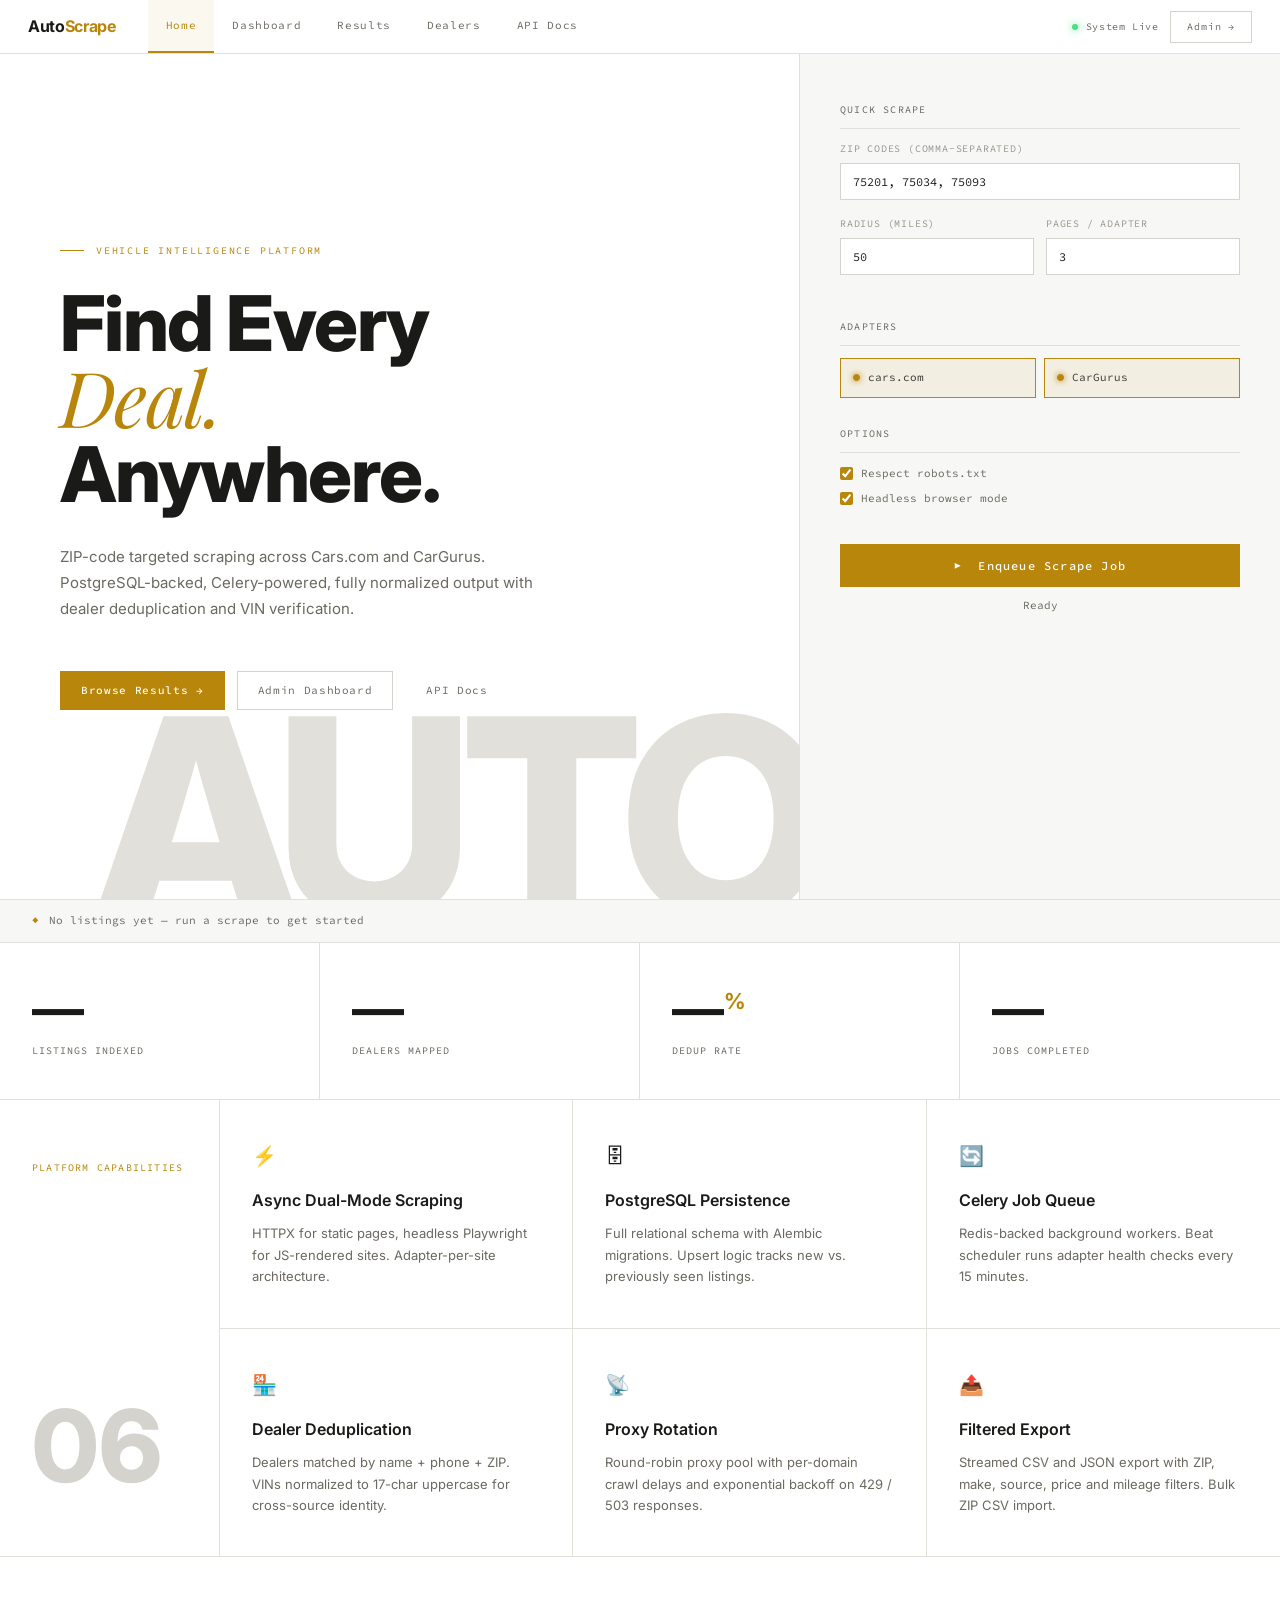
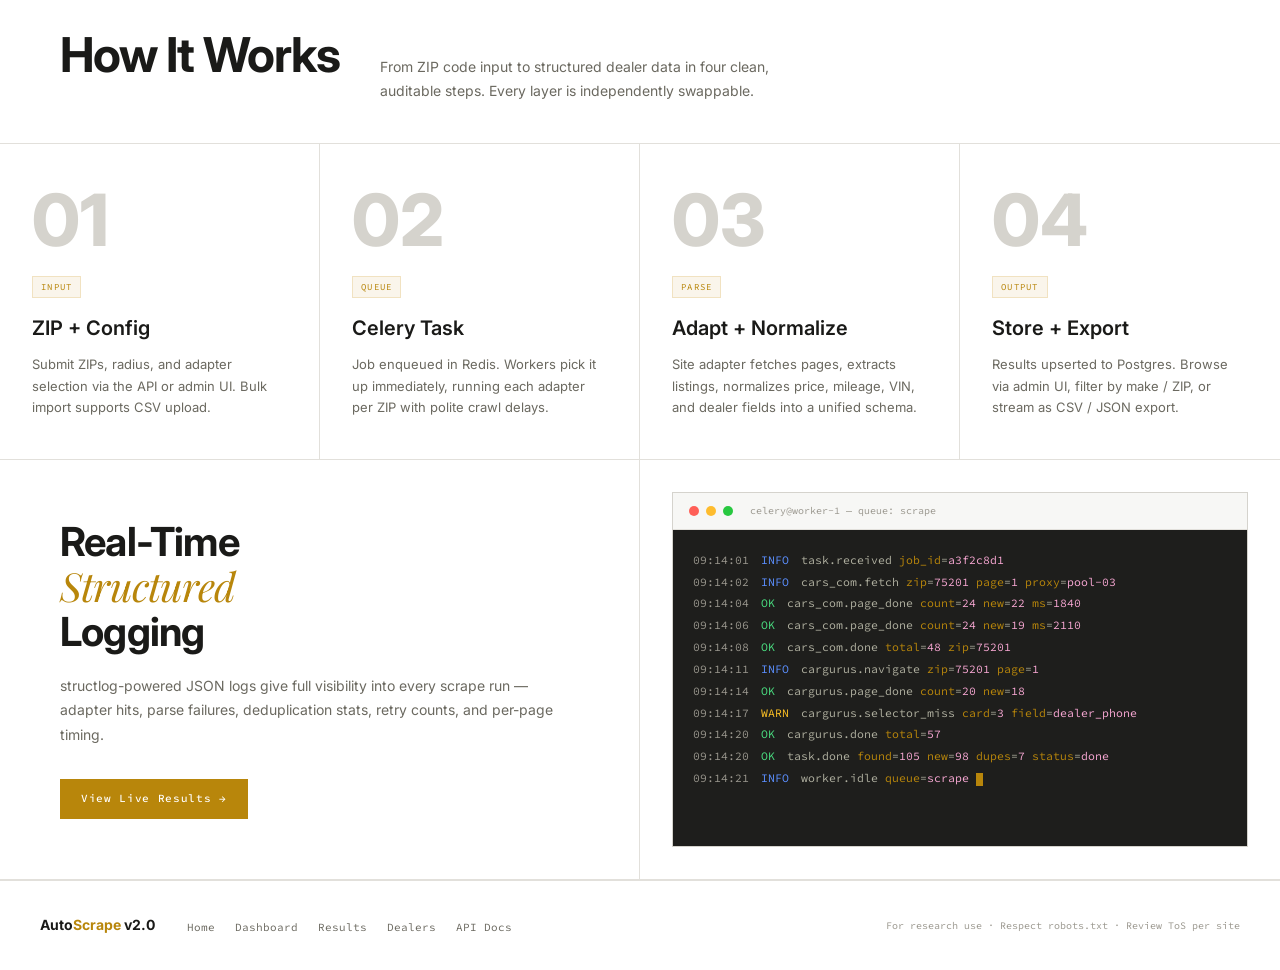
<file: index.html>
<!DOCTYPE html>
<html lang="en">
<head>
<meta charset="UTF-8"/><meta name="viewport" content="width=device-width,initial-scale=1"/>
<title>AutoScrape — Vehicle Intelligence Platform</title>
<link rel="stylesheet" href="_shared.css"/>
<style>
/* ── HERO ── */
.hero {
  min-height: calc(100vh - var(--nav-h));
  display: grid;
  grid-template-columns: 1fr 480px;
  border-bottom: 1px solid var(--border);
}
.hero-left {
  padding: 80px 60px;
  display: flex;
  flex-direction: column;
  justify-content: center;
  border-right: 1px solid var(--border);
  position: relative;
  overflow: hidden;
}
.hero-bg-text {
  position: absolute;
  bottom: -60px; right: -20px;
  font-family: var(--font-display);
  font-size: 280px;
  font-weight: 800;
  color: var(--border);
  line-height: 1;
  pointer-events: none;
  user-select: none;
  letter-spacing: -0.04em;
}
.hero-label {
  font-family: var(--font-mono);
  font-size: 10px;
  letter-spacing: 0.18em;
  text-transform: uppercase;
  color: var(--accent);
  margin-bottom: 28px;
  display: flex;
  align-items: center;
  gap: 12px;
}
.hero-label::before { content:''; width:24px; height:1px; background:var(--accent); }
.hero-h1 {
  font-family: var(--font-display);
  font-size: clamp(52px, 6vw, 88px);
  font-weight: 800;
  line-height: 0.96;
  letter-spacing: -0.02em;
  color: var(--text);
  margin-bottom: 32px;
}
.hero-h1 em {
  font-style: italic;
  font-family: var(--font-serif);
  font-weight: 300;
  color: var(--accent);
}
.hero-p {
  font-size: 15px;
  line-height: 1.75;
  color: var(--dim);
  max-width: 480px;
  margin-bottom: 48px;
}
.hero-actions { display:flex; gap:12px; flex-wrap:wrap; }
.hero-right {
  background: var(--bg2);
  display: flex;
  flex-direction: column;
  padding: 48px 40px;
  overflow-y: auto;
}
.form-section { margin-bottom: 28px; }
.form-title {
  font-family: var(--font-mono);
  font-size: 10px;
  letter-spacing: 0.12em;
  text-transform: uppercase;
  color: var(--dim);
  margin-bottom: 12px;
  padding-bottom: 10px;
  border-bottom: 1px solid var(--border);
}
.form-group { margin-bottom: 16px; }
.form-label {
  font-family: var(--font-mono);
  font-size: 10px;
  letter-spacing: 0.08em;
  text-transform: uppercase;
  color: var(--muted);
  display: block;
  margin-bottom: 6px;
}
.form-row { display:grid; grid-template-columns:1fr 1fr; gap:12px; }
.adapter-grid { display:grid; grid-template-columns:1fr 1fr; gap:8px; }
.adapter-chip {
  display: flex;
  align-items: center;
  gap: 8px;
  padding: 10px 12px;
  border: 1px solid var(--border2);
  cursor: pointer;
  transition: all var(--transition);
  background: var(--bg);
  user-select: none;
}
.adapter-chip:hover { border-color: var(--muted); }
.adapter-chip.on { border-color: var(--accent); background: var(--accent-dim); }
.adapter-chip-dot { width:7px; height:7px; border-radius:50%; border:1px solid var(--muted); transition:all var(--transition); flex-shrink:0; }
.adapter-chip.on .adapter-chip-dot { background:var(--accent); border-color:var(--accent); box-shadow:0 0 6px var(--accent); }
.adapter-chip-name { font-family:var(--font-mono); font-size:11px; color:var(--text2); }
.run-btn {
  width: 100%;
  padding: 14px;
  background: var(--accent);
  color: var(--bg);
  border: none;
  font-family: var(--font-mono);
  font-size: 12px;
  letter-spacing: 0.1em;
  font-weight: 500;
  cursor: pointer;
  transition: all var(--transition);
  margin-top: 8px;
  display: flex;
  align-items: center;
  justify-content: center;
  gap: 8px;
}
.run-btn:hover { background: #a07a0a; }
.run-btn:disabled { background: var(--muted); cursor: not-allowed; }
.run-status {
  font-family: var(--font-mono);
  font-size: 11px;
  color: var(--dim);
  text-align: center;
  margin-top: 10px;
  min-height: 20px;
  transition: color var(--transition);
}

/* ── TICKER ── */
.ticker {
  border-bottom: 1px solid var(--border);
  overflow: hidden;
  background: var(--bg2);
  padding: 12px 0;
}
.ticker-inner { display:flex; animation: scroll-left 40s linear infinite; white-space:nowrap; }
.ticker-item {
  font-family: var(--font-mono);
  font-size: 11px;
  color: var(--dim);
  padding: 0 32px;
  display: inline-flex;
  align-items: center;
  gap: 10px;
  flex-shrink: 0;
}
.ticker-sep { color:var(--accent); }
@keyframes scroll-left { 0%{transform:translateX(0)} 100%{transform:translateX(-50%)} }

/* ── KPI STRIP ── */
.kpi-strip {
  display: grid;
  grid-template-columns: repeat(4, 1fr);
  border-bottom: 1px solid var(--border);
}
.kpi-cell {
  padding: 40px 32px;
  border-right: 1px solid var(--border);
  position: relative;
}
.kpi-cell:last-child { border-right: none; }
.kpi-num {
  font-family: var(--font-display);
  font-size: 52px;
  font-weight: 700;
  line-height: 1;
  color: var(--text);
  margin-bottom: 8px;
}
.kpi-num sup { font-size: 22px; color: var(--accent); vertical-align: super; }
.kpi-label { font-family:var(--font-mono); font-size:10px; letter-spacing:0.1em; text-transform:uppercase; color:var(--dim); }

/* ── FEATURE BAND ── */
.feat-band {
  display: grid;
  grid-template-columns: 220px 1fr;
  border-bottom: 1px solid var(--border);
}
.feat-side {
  padding: 60px 32px;
  border-right: 1px solid var(--border);
  display: flex;
  flex-direction: column;
  justify-content: space-between;
}
.feat-side-label {
  font-family: var(--font-mono);
  font-size: 10px;
  letter-spacing: 0.12em;
  text-transform: uppercase;
  color: var(--accent);
}
.feat-side-num {
  font-family: var(--font-display);
  font-size: 100px;
  font-weight: 800;
  color: var(--border2);
  line-height: 1;
}
.feat-grid {
  display: grid;
  grid-template-columns: repeat(3, 1fr);
  grid-template-rows: auto auto;
}
.feat-cell {
  padding: 40px 32px;
  border-right: 1px solid var(--border);
  border-bottom: 1px solid var(--border);
  transition: background var(--transition);
  position: relative;
  overflow: hidden;
}
.feat-cell:nth-child(3n) { border-right: none; }
.feat-cell:nth-child(n+4) { border-bottom: none; }
.feat-cell:hover { background: var(--bg2); }
.feat-cell::after {
  content: '';
  position: absolute;
  bottom: 0; left: 0;
  width: 0;
  height: 1px;
  background: var(--accent);
  transition: width 0.4s ease;
}
.feat-cell:hover::after { width: 100%; }
.feat-icon { font-size: 20px; margin-bottom: 16px; display:block; }
.feat-name {
  font-family: var(--font-display);
  font-size: 16px;
  font-weight: 600;
  color: var(--text);
  margin-bottom: 10px;
}
.feat-desc { font-size: 13px; line-height: 1.65; color: var(--dim); }

/* ── HOW IT WORKS ── */
.how-section { padding: 0; border-bottom: 1px solid var(--border); }
.how-header {
  padding: 60px 60px 40px;
  display: flex;
  align-items: baseline;
  gap: 40px;
  border-bottom: 1px solid var(--border);
}
.how-title {
  font-family: var(--font-display);
  font-size: 48px;
  font-weight: 700;
  letter-spacing: -0.02em;
}
.how-desc { font-size:14px; color:var(--dim); max-width:400px; line-height:1.7; }
.how-steps { display:grid; grid-template-columns:repeat(4,1fr); }
.how-step {
  padding: 40px 32px;
  border-right: 1px solid var(--border);
  position: relative;
}
.how-step:last-child { border-right: none; }
.how-step-n {
  font-family: var(--font-display);
  font-size: 72px;
  font-weight: 800;
  color: var(--border2);
  line-height: 1;
  margin-bottom: 16px;
}
.how-step-tag {
  font-family: var(--font-mono);
  font-size: 9px;
  letter-spacing: 0.14em;
  text-transform: uppercase;
  color: var(--accent);
  background: var(--accent-dim);
  border: 1px solid rgba(212,168,67,0.25);
  padding: 3px 8px;
  display: inline-block;
  margin-bottom: 14px;
}
.how-step-name {
  font-family: var(--font-display);
  font-size: 20px;
  font-weight: 600;
  margin-bottom: 10px;
}
.how-step-desc { font-size:13px; color:var(--dim); line-height:1.65; }

/* ── TERMINAL ── */
.terminal-section {
  display: grid;
  grid-template-columns: 1fr 1fr;
  border-bottom: 1px solid var(--border);
}
.terminal-copy {
  padding: 60px;
  border-right: 1px solid var(--border);
  display: flex;
  flex-direction: column;
  justify-content: center;
}
.terminal-copy h2 {
  font-family: var(--font-display);
  font-size: 40px;
  font-weight: 700;
  letter-spacing: -0.02em;
  line-height: 1.1;
  margin-bottom: 20px;
}
.terminal-copy h2 em { font-family:var(--font-serif); font-style:italic; font-weight:300; color:var(--accent); }
.terminal-copy p { font-size:14px; color:var(--dim); line-height:1.75; margin-bottom:32px; }
.terminal-panel { padding: 32px; background: var(--bg); display:flex; flex-direction:column; }
.term-win {
  background: #1e1e1c;
  border: 1px solid var(--border2);
  flex: 1;
  overflow: hidden;
  display: flex;
  flex-direction: column;
}
.term-bar {
  background: var(--bg2);
  border-bottom: 1px solid var(--border);
  padding: 10px 16px;
  display: flex;
  align-items: center;
  gap: 7px;
}
.term-dot { width:10px; height:10px; border-radius:50%; }
.term-body { padding: 20px; font-family:var(--font-mono); font-size:11.5px; line-height:1.9; overflow-y:auto; flex:1; color:#c8c4b8; }
.tl { display:flex; gap:12px; }
.tt { color:var(--muted); flex-shrink:0; }
.ti { color:#5b8fff; }
.tok { color:#4ade80; }
.tw { color:#fbbf24; }
.tm { color:#b0b0a0; }
.tk { color:var(--accent); }
.tv { color:#f9a8d4; }
.tcur { display:inline-block; width:7px; height:13px; background:var(--accent); animation:blink 1s step-end infinite; vertical-align:middle; }
@keyframes blink { 0%,100%{opacity:1} 50%{opacity:0} }
</style>
</head>
<body>

<nav class="nav">
  <a href="index.html" class="nav-logo">Auto<span>Scrape</span></a>
  <ul class="nav-links">
    <li><a href="index.html" class="active">Home</a></li>
    <li><a href="dashboard.html">Dashboard</a></li>
    <li><a href="results.html">Results</a></li>
    <li><a href="dealers.html">Dealers</a></li>
    <li><a href="docs.html">API Docs</a></li>
  </ul>
  <div class="nav-right">
    <div class="live-indicator"><div class="live-dot"></div><span>System Live</span></div>
    <a href="dashboard.html" class="nav-pill">Admin →</a>
  </div>
</nav>

<div class="page">

  <!-- HERO -->
  <section class="hero">
    <div class="hero-left">
      <div class="hero-bg-text">AUTO</div>
      <p class="hero-label anim-1">Vehicle Intelligence Platform</p>
      <h1 class="hero-h1 anim-2">Find Every<br><em>Deal.</em><br>Anywhere.</h1>
      <p class="hero-p anim-3">ZIP-code targeted scraping across Cars.com and CarGurus. PostgreSQL-backed, Celery-powered, fully normalized output with dealer deduplication and VIN verification.</p>
      <div class="hero-actions anim-4">
        <a href="results.html" class="btn btn-primary">Browse Results →</a>
        <a href="dashboard.html" class="btn">Admin Dashboard</a>
        <a href="docs.html" class="btn btn-ghost">API Docs</a>
      </div>
    </div>

    <div class="hero-right">
      <div class="form-title">Quick Scrape</div>

      <div class="form-section">
        <div class="form-group">
          <label class="form-label">ZIP Codes (comma-separated)</label>
          <input class="inp" id="f-zips" value="75201, 75034, 75093" placeholder="75201, 75034…"/>
        </div>
        <div class="form-row">
          <div class="form-group">
            <label class="form-label">Radius (miles)</label>
            <input class="inp" id="f-radius" type="number" value="50" min="10" max="500"/>
          </div>
          <div class="form-group">
            <label class="form-label">Pages / Adapter</label>
            <input class="inp" id="f-pages" type="number" value="3" min="1" max="20"/>
          </div>
        </div>
      </div>

      <div class="form-section">
        <div class="form-title">Adapters</div>
        <div class="adapter-grid">
          <div class="adapter-chip on" id="chip-cars" onclick="toggleChip(this)">
            <div class="adapter-chip-dot"></div>
            <span class="adapter-chip-name">cars.com</span>
          </div>
          <div class="adapter-chip on" id="chip-cg" onclick="toggleChip(this)">
            <div class="adapter-chip-dot"></div>
            <span class="adapter-chip-name">CarGurus</span>
          </div>
        </div>
      </div>

      <div class="form-section">
        <div class="form-title">Options</div>
        <div style="display:flex;flex-direction:column;gap:8px">
          <label style="display:flex;align-items:center;gap:8px;font-family:var(--font-mono);font-size:11px;color:var(--dim);cursor:pointer">
            <input type="checkbox" id="opt-robots" checked style="accent-color:var(--accent)"/>
            Respect robots.txt
          </label>
          <label style="display:flex;align-items:center;gap:8px;font-family:var(--font-mono);font-size:11px;color:var(--dim);cursor:pointer">
            <input type="checkbox" id="opt-headless" checked style="accent-color:var(--accent)"/>
            Headless browser mode
          </label>
        </div>
      </div>

      <button class="run-btn" id="run-btn" onclick="doRun()">▶ &nbsp;Enqueue Scrape Job</button>
      <div class="run-status" id="run-status">Ready</div>
    </div>
  </section>

  <!-- TICKER -->
  <div class="ticker">
    <div class="ticker-inner" id="ticker"></div>
  </div>

  <!-- KPI STRIP -->
  <div class="kpi-strip">
    <div class="kpi-cell">
      <div class="kpi-num"><span id="k1">0</span></div>
      <div class="kpi-label">Listings Indexed</div>
    </div>
    <div class="kpi-cell">
      <div class="kpi-num"><span id="k2">0</span></div>
      <div class="kpi-label">Dealers Mapped</div>
    </div>
    <div class="kpi-cell">
      <div class="kpi-num"><span id="k3">0</span><sup>%</sup></div>
      <div class="kpi-label">Dedup Rate</div>
    </div>
    <div class="kpi-cell">
      <div class="kpi-num"><span id="k4">0</span></div>
      <div class="kpi-label">Jobs Completed</div>
    </div>
  </div>

  <!-- FEATURES -->
  <div class="feat-band">
    <div class="feat-side">
      <span class="feat-side-label">Platform Capabilities</span>
      <span class="feat-side-num">06</span>
    </div>
    <div class="feat-grid">
      <div class="feat-cell"><span class="feat-icon">⚡</span><div class="feat-name">Async Dual-Mode Scraping</div><div class="feat-desc">HTTPX for static pages, headless Playwright for JS-rendered sites. Adapter-per-site architecture.</div></div>
      <div class="feat-cell"><span class="feat-icon">🗄</span><div class="feat-name">PostgreSQL Persistence</div><div class="feat-desc">Full relational schema with Alembic migrations. Upsert logic tracks new vs. previously seen listings.</div></div>
      <div class="feat-cell"><span class="feat-icon">🔄</span><div class="feat-name">Celery Job Queue</div><div class="feat-desc">Redis-backed background workers. Beat scheduler runs adapter health checks every 15 minutes.</div></div>
      <div class="feat-cell"><span class="feat-icon">🏪</span><div class="feat-name">Dealer Deduplication</div><div class="feat-desc">Dealers matched by name + phone + ZIP. VINs normalized to 17-char uppercase for cross-source identity.</div></div>
      <div class="feat-cell"><span class="feat-icon">📡</span><div class="feat-name">Proxy Rotation</div><div class="feat-desc">Round-robin proxy pool with per-domain crawl delays and exponential backoff on 429 / 503 responses.</div></div>
      <div class="feat-cell"><span class="feat-icon">📤</span><div class="feat-name">Filtered Export</div><div class="feat-desc">Streamed CSV and JSON export with ZIP, make, source, price and mileage filters. Bulk ZIP CSV import.</div></div>
    </div>
  </div>

  <!-- HOW IT WORKS -->
  <div class="how-section">
    <div class="how-header">
      <h2 class="how-title">How It Works</h2>
      <p class="how-desc">From ZIP code input to structured dealer data in four clean, auditable steps. Every layer is independently swappable.</p>
    </div>
    <div class="how-steps">
      <div class="how-step"><div class="how-step-n">01</div><div class="how-step-tag">Input</div><div class="how-step-name">ZIP + Config</div><div class="how-step-desc">Submit ZIPs, radius, and adapter selection via the API or admin UI. Bulk import supports CSV upload.</div></div>
      <div class="how-step"><div class="how-step-n">02</div><div class="how-step-tag">Queue</div><div class="how-step-name">Celery Task</div><div class="how-step-desc">Job enqueued in Redis. Workers pick it up immediately, running each adapter per ZIP with polite crawl delays.</div></div>
      <div class="how-step"><div class="how-step-n">03</div><div class="how-step-tag">Parse</div><div class="how-step-name">Adapt + Normalize</div><div class="how-step-desc">Site adapter fetches pages, extracts listings, normalizes price, mileage, VIN, and dealer fields into a unified schema.</div></div>
      <div class="how-step"><div class="how-step-n">04</div><div class="how-step-tag">Output</div><div class="how-step-name">Store + Export</div><div class="how-step-desc">Results upserted to Postgres. Browse via admin UI, filter by make / ZIP, or stream as CSV / JSON export.</div></div>
    </div>
  </div>

  <!-- TERMINAL -->
  <div class="terminal-section">
    <div class="terminal-copy">
      <h2>Real-Time<br><em>Structured</em><br>Logging</h2>
      <p>structlog-powered JSON logs give full visibility into every scrape run — adapter hits, parse failures, deduplication stats, retry counts, and per-page timing.</p>
      <a href="results.html" class="btn btn-primary" style="align-self:flex-start">View Live Results →</a>
    </div>
    <div class="terminal-panel">
      <div class="term-win">
        <div class="term-bar">
          <div class="term-dot" style="background:#ff5f57"></div>
          <div class="term-dot" style="background:#febc2e"></div>
          <div class="term-dot" style="background:#28c840"></div>
          <span style="font-family:var(--font-mono);font-size:10px;color:var(--muted);margin-left:10px">celery@worker-1 — queue: scrape</span>
        </div>
        <div class="term-body" id="term-body">
          <div class="tl"><span class="tt">09:14:01</span><span class="ti">INFO</span><span class="tm">task.received <span class="tk">job_id</span>=<span class="tv">a3f2c8d1</span></span></div>
          <div class="tl"><span class="tt">09:14:02</span><span class="ti">INFO</span><span class="tm">cars_com.fetch <span class="tk">zip</span>=<span class="tv">75201</span> <span class="tk">page</span>=<span class="tv">1</span> <span class="tk">proxy</span>=<span class="tv">pool-03</span></span></div>
          <div class="tl"><span class="tt">09:14:04</span><span class="tok">OK  </span><span class="tm">cars_com.page_done <span class="tk">count</span>=<span class="tv">24</span> <span class="tk">new</span>=<span class="tv">22</span> <span class="tk">ms</span>=<span class="tv">1840</span></span></div>
          <div class="tl"><span class="tt">09:14:06</span><span class="tok">OK  </span><span class="tm">cars_com.page_done <span class="tk">count</span>=<span class="tv">24</span> <span class="tk">new</span>=<span class="tv">19</span> <span class="tk">ms</span>=<span class="tv">2110</span></span></div>
          <div class="tl"><span class="tt">09:14:08</span><span class="tok">OK  </span><span class="tm">cars_com.done <span class="tk">total</span>=<span class="tv">48</span> <span class="tk">zip</span>=<span class="tv">75201</span></span></div>
          <div class="tl"><span class="tt">09:14:11</span><span class="ti">INFO</span><span class="tm">cargurus.navigate <span class="tk">zip</span>=<span class="tv">75201</span> <span class="tk">page</span>=<span class="tv">1</span></span></div>
          <div class="tl"><span class="tt">09:14:14</span><span class="tok">OK  </span><span class="tm">cargurus.page_done <span class="tk">count</span>=<span class="tv">20</span> <span class="tk">new</span>=<span class="tv">18</span></span></div>
          <div class="tl"><span class="tt">09:14:17</span><span class="tw">WARN</span><span class="tm">cargurus.selector_miss <span class="tk">card</span>=<span class="tv">3</span> <span class="tk">field</span>=<span class="tv">dealer_phone</span></span></div>
          <div class="tl"><span class="tt">09:14:20</span><span class="tok">OK  </span><span class="tm">cargurus.done <span class="tk">total</span>=<span class="tv">57</span></span></div>
          <div class="tl"><span class="tt">09:14:20</span><span class="tok">OK  </span><span class="tm">task.done <span class="tk">found</span>=<span class="tv">105</span> <span class="tk">new</span>=<span class="tv">98</span> <span class="tk">dupes</span>=<span class="tv">7</span> <span class="tk">status</span>=<span class="tv">done</span></span></div>
          <div class="tl"><span class="tt">09:14:21</span><span class="ti">INFO</span><span class="tm">worker.idle <span class="tk">queue</span>=<span class="tv">scrape</span> <span class="tcur"></span></span></div>
        </div>
      </div>
    </div>
  </div>

  <!-- FOOTER -->
  <footer class="footer">
    <div class="footer-brand">Auto<span>Scrape</span> v2.0</div>
    <ul class="footer-links">
      <li><a href="index.html">Home</a></li>
      <li><a href="dashboard.html">Dashboard</a></li>
      <li><a href="results.html">Results</a></li>
      <li><a href="dealers.html">Dealers</a></li>
      <li><a href="docs.html">API Docs</a></li>
    </ul>
    <div class="footer-copy">For research use · Respect robots.txt · Review ToS per site</div>
  </footer>

</div>

<button id="scrolltop" onclick="window.scrollTo({top:0,behavior:'smooth'})">↑</button>

<script src="_data.js"></script>
<script>
// scroll top
window.addEventListener('scroll',()=>{
  document.getElementById('scrolltop').classList.toggle('visible',window.scrollY>400);
});

// adapter toggle
function toggleChip(el){ el.classList.toggle('on'); }

// animated counters
function animCount(id,target,fmt){
  const el=document.getElementById(id);
  const dur=1800; let start=0;
  const step=ts=>{
    if(!start)start=ts;
    const p=Math.min((ts-start)/dur,1);
    const e=1-Math.pow(1-p,3);
    el.textContent=(fmt?fmt(Math.floor(e*target)):Math.floor(e*target).toLocaleString());
    if(p<1)requestAnimationFrame(step);
  };
  requestAnimationFrame(step);
}

// Fetch live stats from API and animate KPIs
async function loadStats(){
  try {
    const stats = await api.getStats();
    const kpiObs=new IntersectionObserver(entries=>{
      if(entries[0].isIntersecting){
        animCount('k1', stats.total_listings || 0);
        animCount('k2', stats.total_dealers || 0);
        // compute dedup rate if available
        const totalFound = (stats.listings_by_source?.cars_com||0) + (stats.listings_by_source?.cargurus||0);
        const dedupRate = totalFound > 0 ? Math.round((1 - stats.total_listings / Math.max(totalFound, 1)) * 100) : 0;
        animCount('k3', Math.max(dedupRate, 0), n=>n);
        animCount('k4', stats.total_jobs || 0);
        kpiObs.disconnect();
      }
    },{threshold:0.3});
    kpiObs.observe(document.querySelector('.kpi-strip'));
  } catch(e) {
    console.warn('Stats API unavailable:', e.message);
    // show dashes on error
    ['k1','k2','k3','k4'].forEach(id => document.getElementById(id).textContent = '—');
  }
}
loadStats();

// Fetch recent listings for ticker
async function loadTicker(){
  const t = document.getElementById('ticker');
  try {
    const listings = await api.getListings({ limit: 20 });
    const items = (Array.isArray(listings) ? listings : listings.items || listings.results || [])
      .slice(0, 10)
      .map(l => `${l.year} ${l.make} ${l.model} · ${fmtPrice(l.price)} · ${fmtMiles(l.mileage)}`);
    if (items.length) {
      const dbl = [...items, ...items];
      t.innerHTML = dbl.map(x => `<span class="ticker-item"><span class="ticker-sep">◆</span>${x}</span>`).join('');
      return;
    }
  } catch(e) {
    console.warn('Listings API unavailable for ticker:', e.message);
  }
  // fallback — empty ticker
  t.innerHTML = '<span class="ticker-item"><span class="ticker-sep">◆</span>No listings yet — run a scrape to get started</span>';
}
loadTicker();

// Run scrape — POST to /scrape/
async function doRun(){
  const zips = document.getElementById('f-zips').value.trim();
  if (!zips) {
    document.getElementById('run-status').textContent = '⚠ Enter at least one ZIP code';
    document.getElementById('run-status').style.color = '#f87171';
    return;
  }

  const btn = document.getElementById('run-btn');
  const status = document.getElementById('run-status');
  btn.disabled = true;
  status.textContent = 'Submitting job…';
  status.style.color = 'var(--dim)';

  const zipList = zips.split(',').map(z => z.trim()).filter(Boolean);
  const radius = parseInt(document.getElementById('f-radius').value) || 50;
  const pages = parseInt(document.getElementById('f-pages').value) || 3;
  const adapters = [];
  if (document.getElementById('chip-cars').classList.contains('on')) adapters.push('cars_com');
  if (document.getElementById('chip-cg').classList.contains('on')) adapters.push('cargurus');
  const respectRobots = document.getElementById('opt-robots').checked;
  const headless = document.getElementById('opt-headless').checked;

  try {
    const result = await api.createJob({
      zip_codes: zipList,
      radius_miles: radius,
      adapters: adapters.length ? adapters : ['cars_com', 'cargurus'],
      max_pages_per_adapter: pages,
      respect_robots: respectRobots,
      headless: headless,
    });

    status.textContent = `✓ Job enqueued — ${result.job_id || result.id || 'submitted'}`;
    status.style.color = '#4ade80';
    setTimeout(() => { window.location.href = 'job.html'; }, 1200);
  } catch(e) {
    status.textContent = '✗ ' + e.message;
    status.style.color = '#f87171';
    btn.disabled = false;
  }
}
</script>
</body>
</html>
</file>
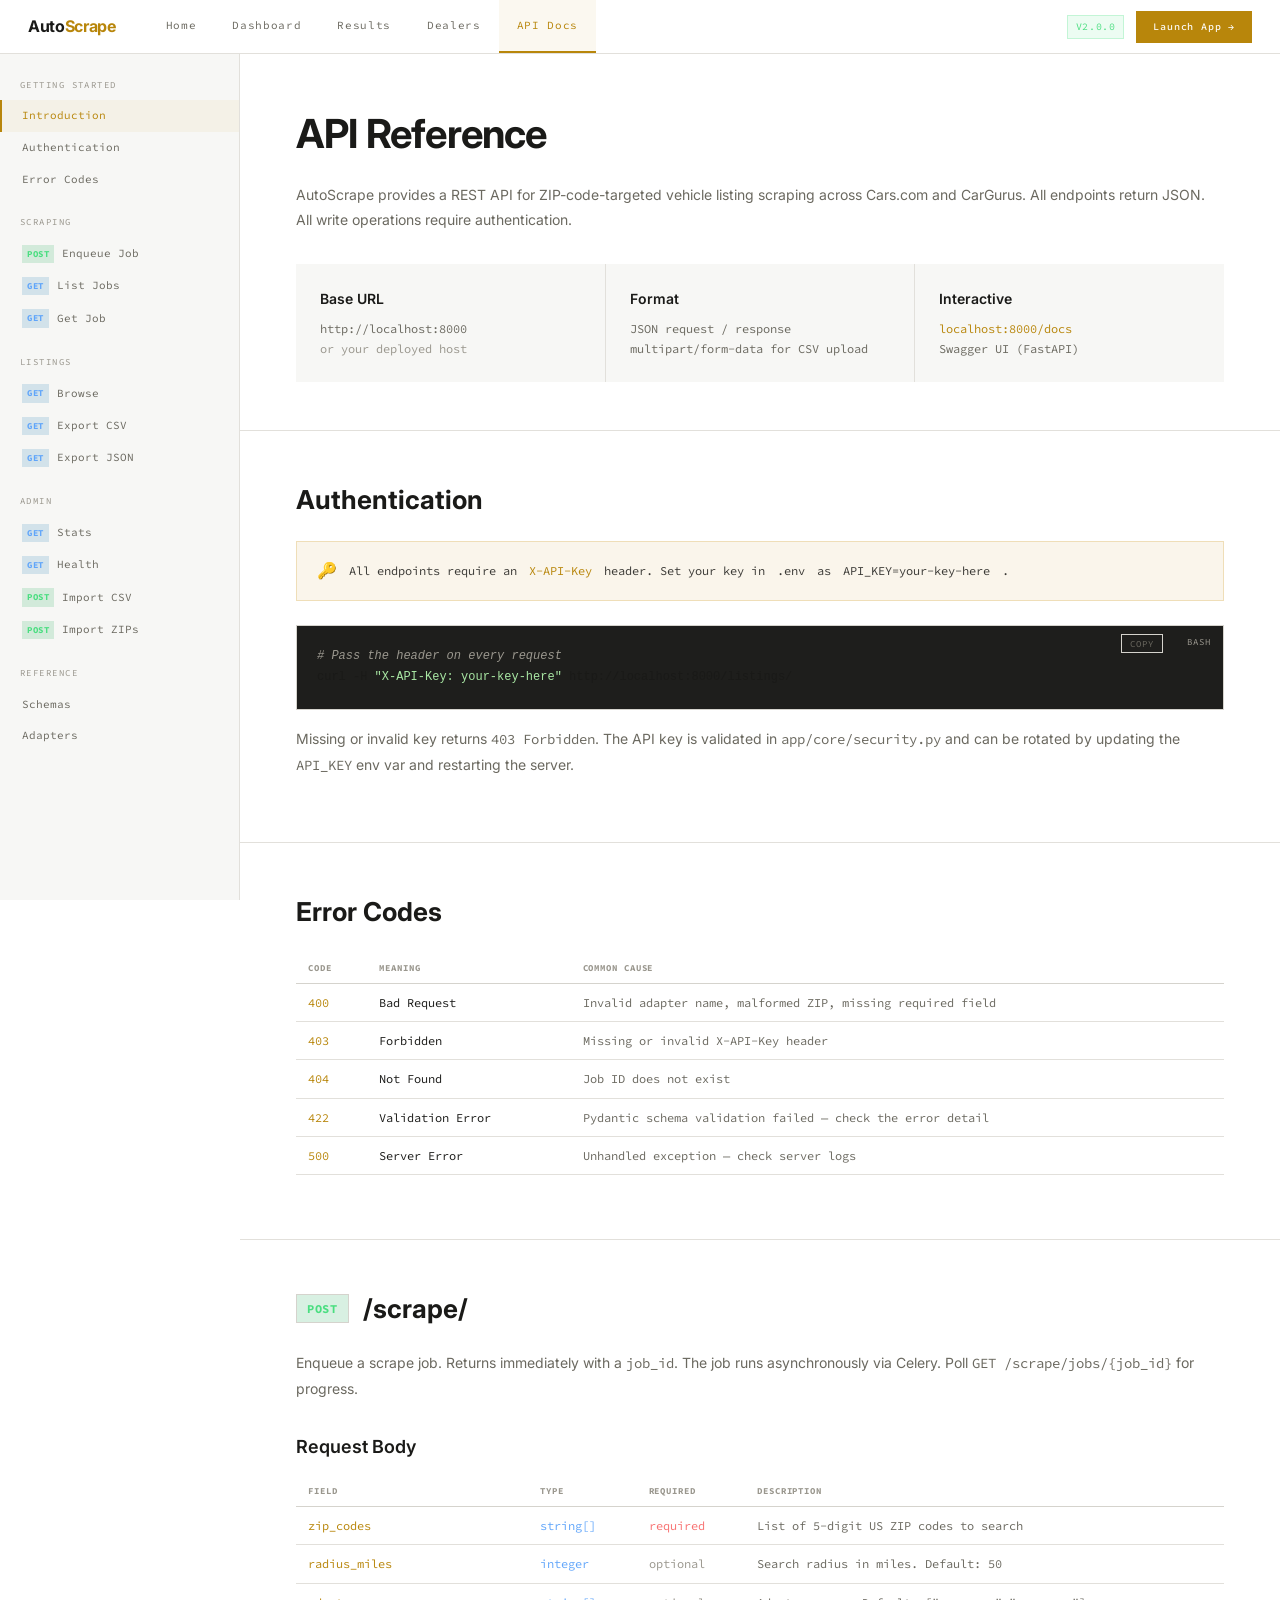
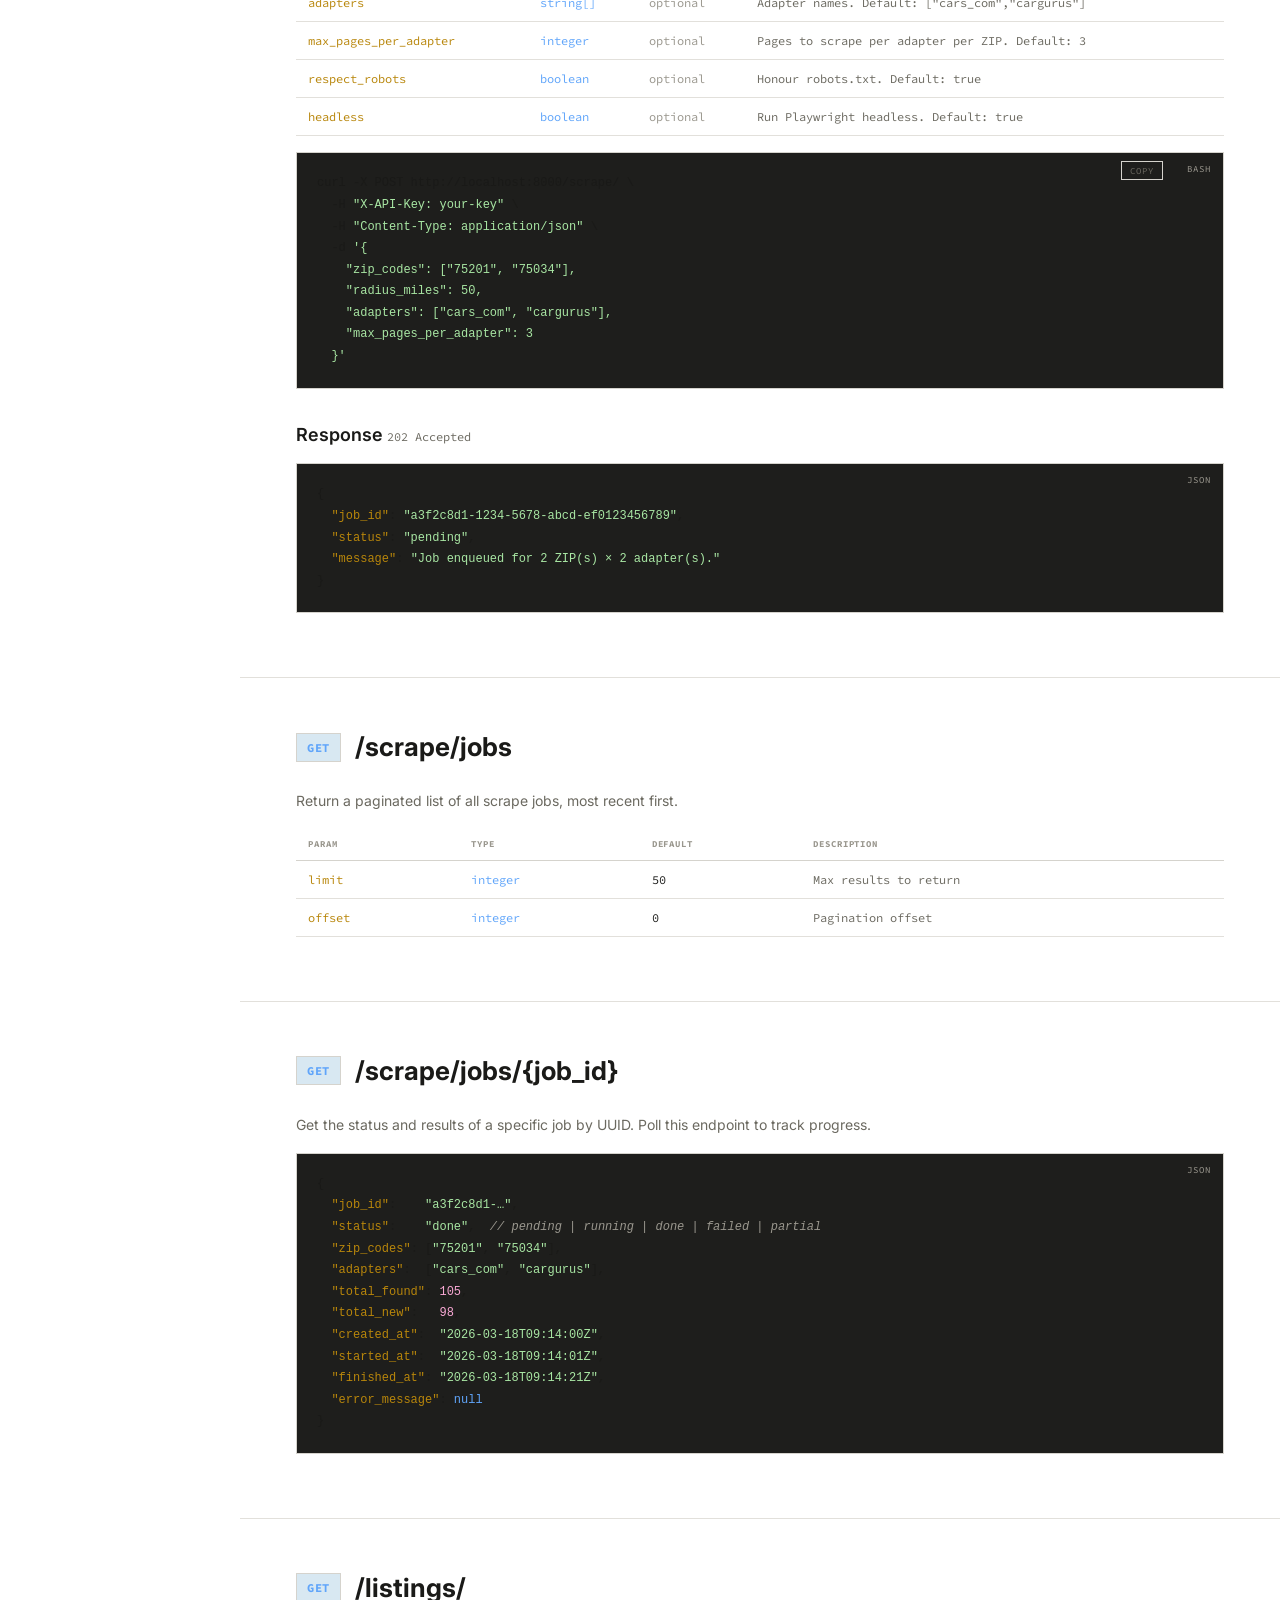
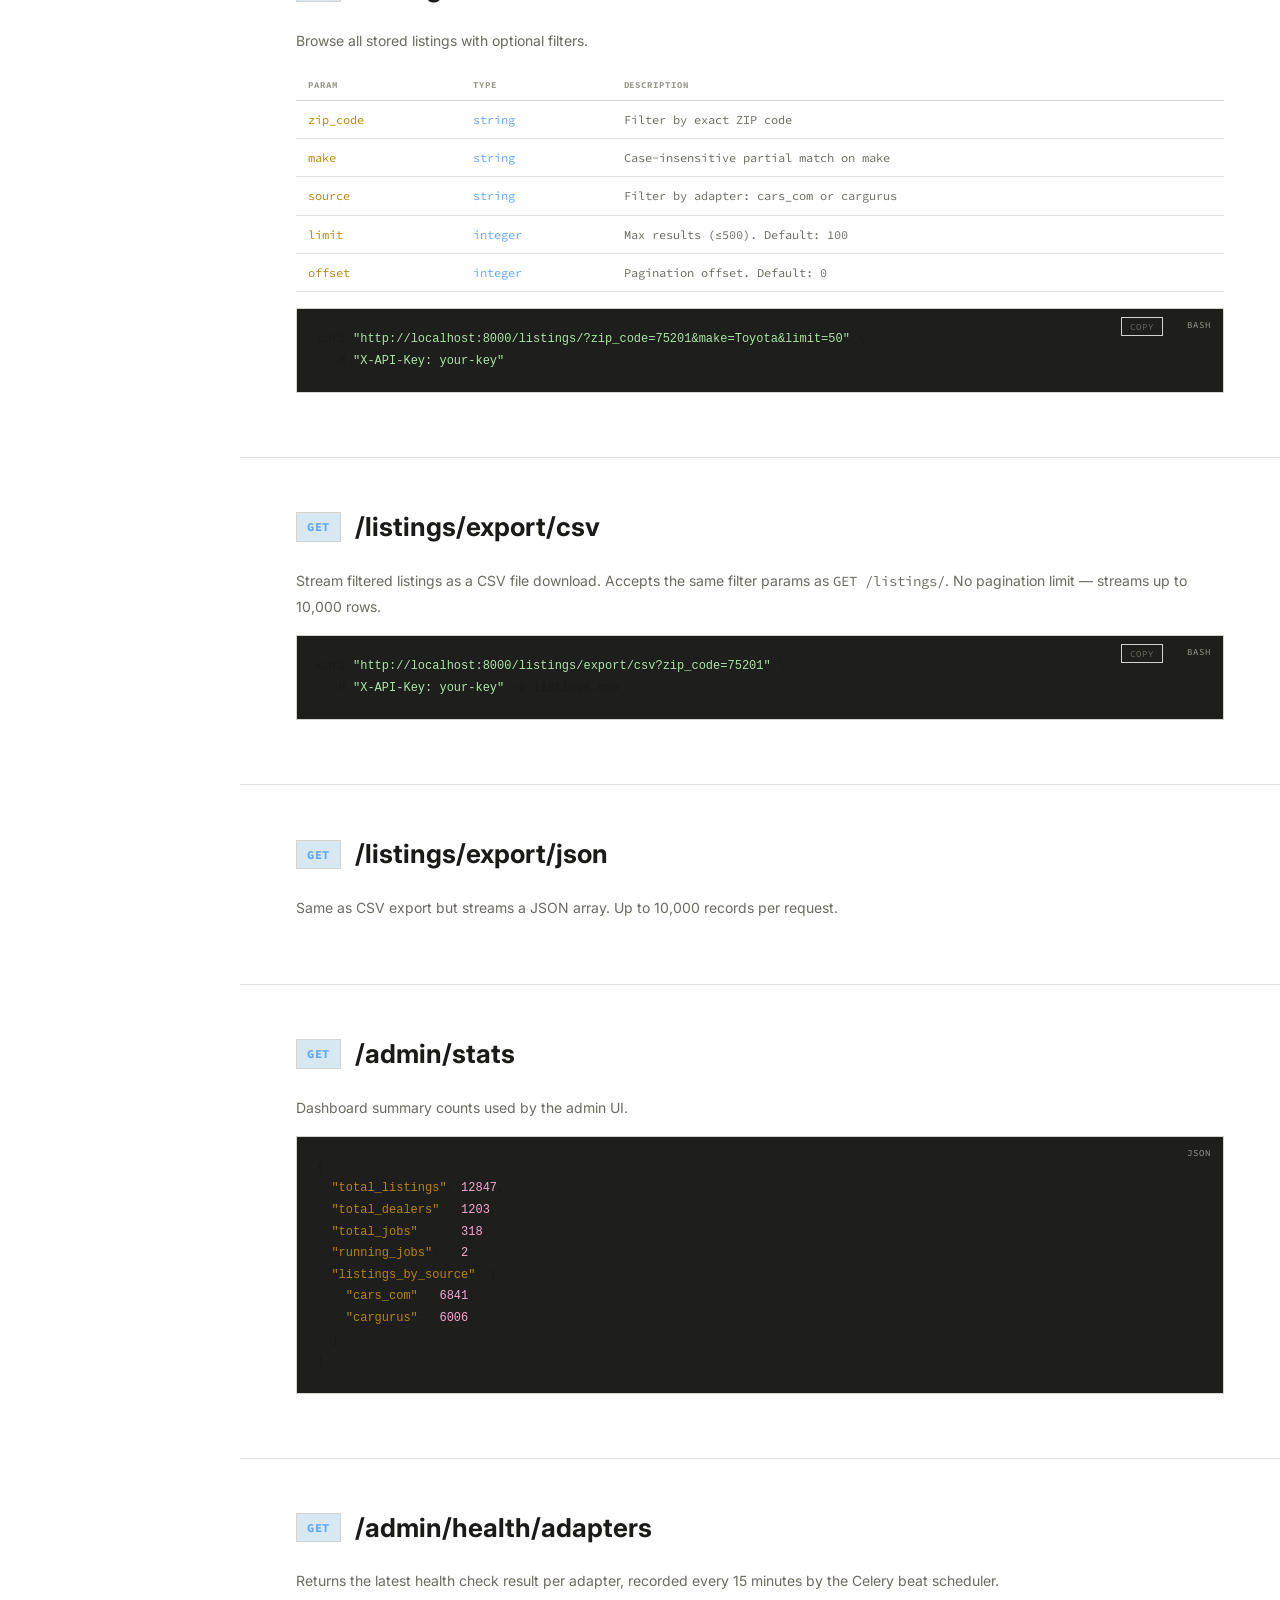
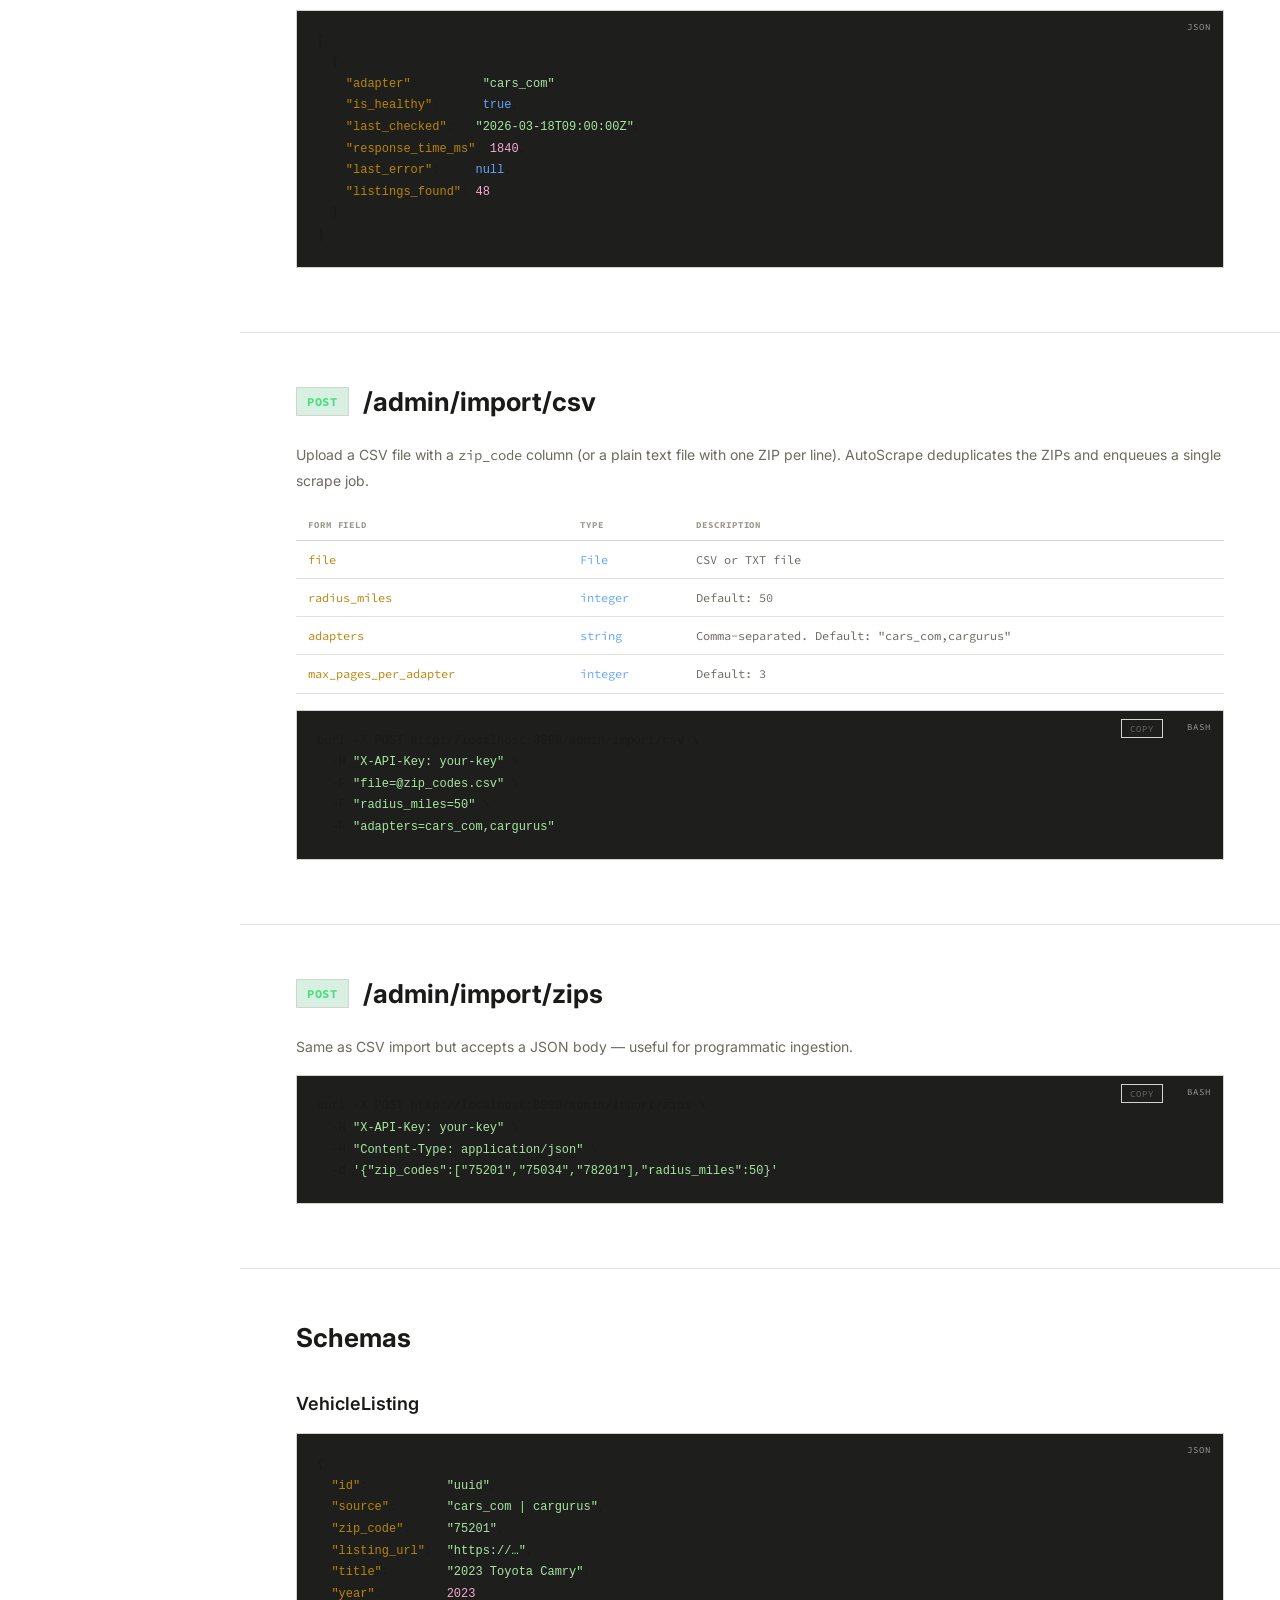
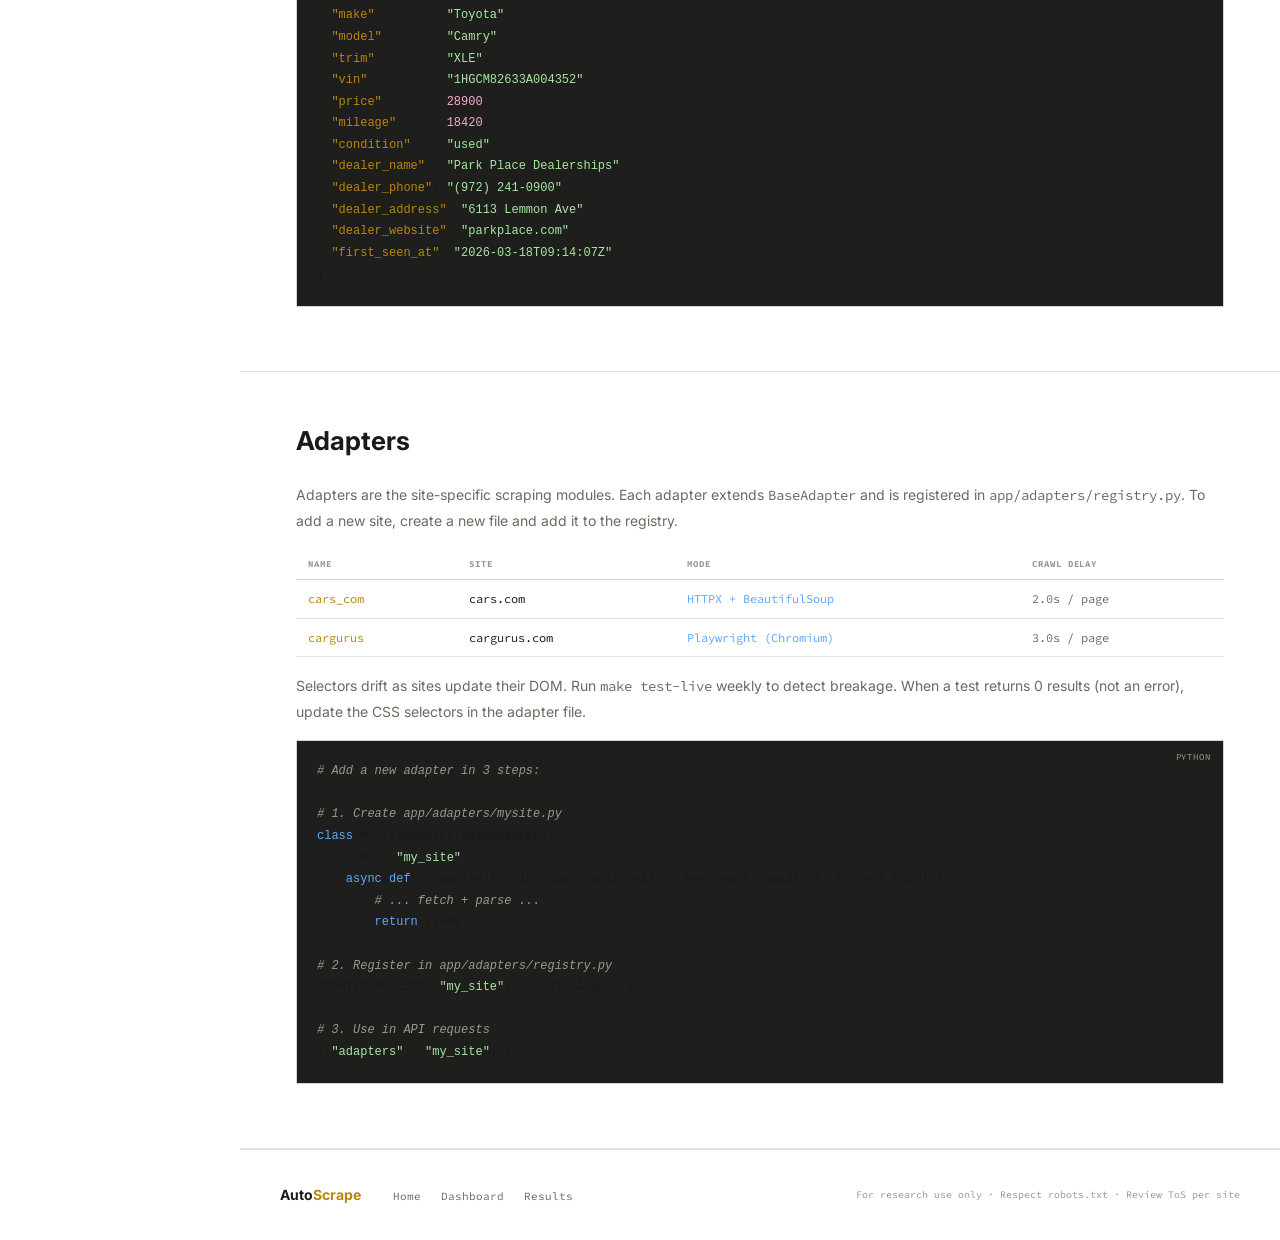
<file: docs.html>
<!DOCTYPE html>
<html lang="en">
<head>
<meta charset="UTF-8"/><meta name="viewport" content="width=device-width,initial-scale=1"/>
<title>API Docs — AutoScrape</title>
<link rel="stylesheet" href="_shared.css"/>
<style>
.docs-layout { display:grid; grid-template-columns:240px 1fr; min-height:calc(100vh - var(--nav-h)); }
.docs-sidebar {
  border-right:1px solid var(--border); background:var(--bg2);
  position:sticky; top:var(--nav-h); height:calc(100vh - var(--nav-h));
  overflow-y:auto; padding:24px 0;
}
.docs-nav-section { margin-bottom:20px; }
.docs-nav-label { font-family:var(--font-mono); font-size:9px; letter-spacing:.16em; text-transform:uppercase; color:var(--muted); padding:0 20px 8px; display:block; }
.docs-nav-link { display:flex; align-items:center; gap:8px; padding:7px 20px; font-family:var(--font-mono); font-size:11px; color:var(--dim); text-decoration:none; transition:all var(--transition); border-left:2px solid transparent; }
.docs-nav-link:hover { color:var(--text); background:var(--bg3); }
.docs-nav-link.active { color:var(--accent); background:var(--accent-glow); border-left-color:var(--accent); }
.method { font-size:9px; font-weight:700; letter-spacing:.06em; padding:2px 5px; }
.m-post { background:rgba(39,174,96,.18); color:#4ade80; }
.m-get  { background:rgba(41,128,185,.18); color:#60a5fa; }

.docs-content { padding:0; }
.docs-section { padding:48px 56px; border-bottom:1px solid var(--border); scroll-margin-top:calc(var(--nav-h) + 20px); }
.docs-section:last-child { border-bottom:none; }

.docs-h1 { font-family:var(--font-display); font-size:40px; font-weight:700; letter-spacing:-.02em; margin-bottom:16px; }
.docs-h2 { font-family:var(--font-display); font-size:26px; font-weight:700; margin-bottom:20px; display:flex; align-items:center; gap:14px; }
.docs-h3 { font-family:var(--font-display); font-size:18px; font-weight:600; margin-bottom:14px; margin-top:32px; }
.docs-p  { font-size:14px; line-height:1.8; color:var(--dim); margin-bottom:16px; }
.docs-p a { color:var(--accent); text-decoration:none; }
.docs-p a:hover { text-decoration:underline; }

/* ENDPOINT CARD */
.endpoint {
  border:1px solid var(--border2); margin-bottom:24px; overflow:hidden;
}
.endpoint-head {
  display:flex; align-items:center; gap:12px;
  padding:14px 20px; background:var(--bg2); border-bottom:1px solid var(--border);
  cursor:pointer; transition:background var(--transition);
}
.endpoint-head:hover { background:var(--bg3); }
.endpoint-path { font-family:var(--font-mono); font-size:13px; font-weight:500; color:var(--text); }
.endpoint-desc { font-family:var(--font-mono); font-size:11px; color:var(--dim); margin-left:auto; }
.endpoint-body { padding:20px; display:none; }
.endpoint-body.open { display:block; }
.endpoint-toggle { color:var(--muted); font-size:12px; margin-left:auto; transition:transform var(--transition); }
.endpoint-head.open .endpoint-toggle { transform:rotate(180deg); }

/* CODE BLOCK */
.code-block {
  background:#1e1e1c; border:1px solid var(--border2);
  font-family:var(--font-mono); font-size:12px; line-height:1.8;
  padding:20px; overflow-x:auto; position:relative; margin-bottom:16px;
}
.code-block pre { margin:0; white-space:pre; }
.code-lang { position:absolute; top:8px; right:12px; font-family:var(--font-mono); font-size:9px; letter-spacing:.1em; text-transform:uppercase; color:var(--muted); }
.copy-btn {
  position:absolute; top:8px; right:60px;
  font-family:var(--font-mono); font-size:9px; letter-spacing:.1em; text-transform:uppercase;
  color:var(--dim); background:none; border:1px solid var(--border2); padding:3px 8px; cursor:pointer;
  transition:all var(--transition);
}
.copy-btn:hover { color:var(--accent); border-color:var(--accent); }

.param-table { width:100%; border-collapse:collapse; margin-bottom:16px; }
.param-table th { font-family:var(--font-mono); font-size:9px; letter-spacing:.1em; text-transform:uppercase; color:var(--muted); padding:8px 12px; text-align:left; border-bottom:1px solid var(--border2); }
.param-table td { font-family:var(--font-mono); font-size:12px; padding:9px 12px; border-bottom:1px solid var(--border); vertical-align:top; }
.param-name { color:var(--accent); }
.param-type { color:#60a5fa; }
.param-req  { color:#f87171; }
.param-opt  { color:var(--muted); }
.param-desc { color:var(--dim); line-height:1.6; }

/* INTRO CARDS */
.intro-grid { display:grid; grid-template-columns:repeat(3,1fr); gap:1px; background:var(--border); margin-top:32px; }
.intro-card { background:var(--bg2); padding:24px; }
.intro-card-n { font-family:var(--font-display); font-size:14px; font-weight:600; margin-bottom:8px; }
.intro-card-v { font-family:var(--font-mono); font-size:12px; color:var(--dim); line-height:1.65; }

.auth-banner {
  background:var(--accent-dim); border:1px solid rgba(212,168,67,.3);
  padding:16px 20px; display:flex; align-items:center; gap:12px;
  font-family:var(--font-mono); font-size:12px; color:var(--text2); margin-bottom:24px;
}
.auth-banner-icon { font-size:16px; flex-shrink:0; }

.response-tabs { display:flex; gap:0; margin-bottom:0; border-bottom:1px solid var(--border2); }
.rtab { font-family:var(--font-mono); font-size:10px; letter-spacing:.06em; padding:7px 14px; background:none; border:none; border-bottom:2px solid transparent; color:var(--dim); cursor:pointer; transition:all var(--transition); }
.rtab.on { color:var(--accent); border-bottom-color:var(--accent); }

/* HIGHLIGHT */
.hl-key   { color:var(--accent); }
.hl-str   { color:#a8e6a3; }
.hl-num   { color:#f9a8d4; }
.hl-kw    { color:#60a5fa; }
.hl-cmt   { color:var(--muted); font-style:italic; }
</style>
</head>
<body>

<nav class="nav">
  <a href="index.html" class="nav-logo">Auto<span>Scrape</span></a>
  <ul class="nav-links">
    <li><a href="index.html">Home</a></li>
    <li><a href="dashboard.html">Dashboard</a></li>
    <li><a href="results.html">Results</a></li>
    <li><a href="dealers.html">Dealers</a></li>
    <li><a href="docs.html" class="active">API Docs</a></li>
  </ul>
  <div class="nav-right">
    <span class="tag tag-green">v2.0.0</span>
    <a href="index.html" class="nav-pill cta">Launch App →</a>
  </div>
</nav>

<div class="page">
<div class="docs-layout">

  <!-- SIDEBAR -->
  <aside class="docs-sidebar">
    <div class="docs-nav-section">
      <span class="docs-nav-label">Getting Started</span>
      <a class="docs-nav-link active" href="#intro">Introduction</a>
      <a class="docs-nav-link" href="#auth">Authentication</a>
      <a class="docs-nav-link" href="#errors">Error Codes</a>
    </div>
    <div class="docs-nav-section">
      <span class="docs-nav-label">Scraping</span>
      <a class="docs-nav-link" href="#scrape-create"><span class="method m-post">POST</span> Enqueue Job</a>
      <a class="docs-nav-link" href="#scrape-list"><span class="method m-get">GET</span> List Jobs</a>
      <a class="docs-nav-link" href="#scrape-get"><span class="method m-get">GET</span> Get Job</a>
    </div>
    <div class="docs-nav-section">
      <span class="docs-nav-label">Listings</span>
      <a class="docs-nav-link" href="#list-browse"><span class="method m-get">GET</span> Browse</a>
      <a class="docs-nav-link" href="#list-csv"><span class="method m-get">GET</span> Export CSV</a>
      <a class="docs-nav-link" href="#list-json"><span class="method m-get">GET</span> Export JSON</a>
    </div>
    <div class="docs-nav-section">
      <span class="docs-nav-label">Admin</span>
      <a class="docs-nav-link" href="#admin-stats"><span class="method m-get">GET</span> Stats</a>
      <a class="docs-nav-link" href="#admin-health"><span class="method m-get">GET</span> Health</a>
      <a class="docs-nav-link" href="#admin-import-csv"><span class="method m-post">POST</span> Import CSV</a>
      <a class="docs-nav-link" href="#admin-import-zips"><span class="method m-post">POST</span> Import ZIPs</a>
    </div>
    <div class="docs-nav-section">
      <span class="docs-nav-label">Reference</span>
      <a class="docs-nav-link" href="#schemas">Schemas</a>
      <a class="docs-nav-link" href="#adapters">Adapters</a>
    </div>
  </aside>

  <!-- CONTENT -->
  <main class="docs-content">

    <!-- INTRO -->
    <div class="docs-section" id="intro">
      <h1 class="docs-h1">API Reference</h1>
      <p class="docs-p">AutoScrape provides a REST API for ZIP-code-targeted vehicle listing scraping across Cars.com and CarGurus. All endpoints return JSON. All write operations require authentication.</p>
      <div class="intro-grid">
        <div class="intro-card"><div class="intro-card-n">Base URL</div><div class="intro-card-v">http://localhost:8000<br><span style="color:var(--muted)">or your deployed host</span></div></div>
        <div class="intro-card"><div class="intro-card-n">Format</div><div class="intro-card-v">JSON request / response<br>multipart/form-data for CSV upload</div></div>
        <div class="intro-card"><div class="intro-card-n">Interactive</div><div class="intro-card-v"><a href="http://localhost:8000/docs" style="color:var(--accent)">localhost:8000/docs</a><br>Swagger UI (FastAPI)</div></div>
      </div>
    </div>

    <!-- AUTH -->
    <div class="docs-section" id="auth">
      <h2 class="docs-h2">Authentication</h2>
      <div class="auth-banner"><span class="auth-banner-icon">🔑</span>All endpoints require an <code style="color:var(--accent)">X-API-Key</code> header. Set your key in <code>.env</code> as <code>API_KEY=your-key-here</code>.</div>
      <div class="code-block">
        <span class="code-lang">bash</span>
        <button class="copy-btn" onclick="copyCode(this)">copy</button>
<pre><span class="hl-cmt"># Pass the header on every request</span>
curl -H <span class="hl-str">"X-API-Key: your-key-here"</span> http://localhost:8000/listings/</pre>
      </div>
      <p class="docs-p">Missing or invalid key returns <code>403 Forbidden</code>. The API key is validated in <code>app/core/security.py</code> and can be rotated by updating the <code>API_KEY</code> env var and restarting the server.</p>
    </div>

    <!-- ERRORS -->
    <div class="docs-section" id="errors">
      <h2 class="docs-h2">Error Codes</h2>
      <table class="param-table">
        <thead><tr><th>Code</th><th>Meaning</th><th>Common Cause</th></tr></thead>
        <tbody>
          <tr><td class="param-name">400</td><td>Bad Request</td><td class="param-desc">Invalid adapter name, malformed ZIP, missing required field</td></tr>
          <tr><td class="param-name">403</td><td>Forbidden</td><td class="param-desc">Missing or invalid X-API-Key header</td></tr>
          <tr><td class="param-name">404</td><td>Not Found</td><td class="param-desc">Job ID does not exist</td></tr>
          <tr><td class="param-name">422</td><td>Validation Error</td><td class="param-desc">Pydantic schema validation failed — check the error detail</td></tr>
          <tr><td class="param-name">500</td><td>Server Error</td><td class="param-desc">Unhandled exception — check server logs</td></tr>
        </tbody>
      </table>
    </div>

    <!-- SCRAPE CREATE -->
    <div class="docs-section" id="scrape-create">
      <h2 class="docs-h2"><span class="tag m-post" style="font-size:12px;padding:4px 10px">POST</span>/scrape/</h2>
      <p class="docs-p">Enqueue a scrape job. Returns immediately with a <code>job_id</code>. The job runs asynchronously via Celery. Poll <code>GET /scrape/jobs/{job_id}</code> for progress.</p>
      <h3 class="docs-h3">Request Body</h3>
      <table class="param-table">
        <thead><tr><th>Field</th><th>Type</th><th>Required</th><th>Description</th></tr></thead>
        <tbody>
          <tr><td class="param-name">zip_codes</td><td class="param-type">string[]</td><td class="param-req">required</td><td class="param-desc">List of 5-digit US ZIP codes to search</td></tr>
          <tr><td class="param-name">radius_miles</td><td class="param-type">integer</td><td class="param-opt">optional</td><td class="param-desc">Search radius in miles. Default: 50</td></tr>
          <tr><td class="param-name">adapters</td><td class="param-type">string[]</td><td class="param-opt">optional</td><td class="param-desc">Adapter names. Default: ["cars_com","cargurus"]</td></tr>
          <tr><td class="param-name">max_pages_per_adapter</td><td class="param-type">integer</td><td class="param-opt">optional</td><td class="param-desc">Pages to scrape per adapter per ZIP. Default: 3</td></tr>
          <tr><td class="param-name">respect_robots</td><td class="param-type">boolean</td><td class="param-opt">optional</td><td class="param-desc">Honour robots.txt. Default: true</td></tr>
          <tr><td class="param-name">headless</td><td class="param-type">boolean</td><td class="param-opt">optional</td><td class="param-desc">Run Playwright headless. Default: true</td></tr>
        </tbody>
      </table>
      <div class="code-block">
        <span class="code-lang">bash</span>
        <button class="copy-btn" onclick="copyCode(this)">copy</button>
<pre>curl -X POST http://localhost:8000/scrape/ \
  -H <span class="hl-str">"X-API-Key: your-key"</span> \
  -H <span class="hl-str">"Content-Type: application/json"</span> \
  -d <span class="hl-str">'{
    "zip_codes": ["75201", "75034"],
    "radius_miles": 50,
    "adapters": ["cars_com", "cargurus"],
    "max_pages_per_adapter": 3
  }'</span></pre>
      </div>
      <h3 class="docs-h3">Response <span style="font-family:var(--font-mono);font-size:12px;color:var(--dim);font-weight:400">202 Accepted</span></h3>
      <div class="code-block">
        <span class="code-lang">json</span>
<pre>{
  <span class="hl-key">"job_id"</span>: <span class="hl-str">"a3f2c8d1-1234-5678-abcd-ef0123456789"</span>,
  <span class="hl-key">"status"</span>: <span class="hl-str">"pending"</span>,
  <span class="hl-key">"message"</span>: <span class="hl-str">"Job enqueued for 2 ZIP(s) × 2 adapter(s)."</span>
}</pre>
      </div>
    </div>

    <!-- SCRAPE LIST -->
    <div class="docs-section" id="scrape-list">
      <h2 class="docs-h2"><span class="tag m-get" style="font-size:12px;padding:4px 10px">GET</span>/scrape/jobs</h2>
      <p class="docs-p">Return a paginated list of all scrape jobs, most recent first.</p>
      <table class="param-table">
        <thead><tr><th>Param</th><th>Type</th><th>Default</th><th>Description</th></tr></thead>
        <tbody>
          <tr><td class="param-name">limit</td><td class="param-type">integer</td><td>50</td><td class="param-desc">Max results to return</td></tr>
          <tr><td class="param-name">offset</td><td class="param-type">integer</td><td>0</td><td class="param-desc">Pagination offset</td></tr>
        </tbody>
      </table>
    </div>

    <!-- SCRAPE GET -->
    <div class="docs-section" id="scrape-get">
      <h2 class="docs-h2"><span class="tag m-get" style="font-size:12px;padding:4px 10px">GET</span>/scrape/jobs/{job_id}</h2>
      <p class="docs-p">Get the status and results of a specific job by UUID. Poll this endpoint to track progress.</p>
      <div class="code-block">
        <span class="code-lang">json</span>
<pre>{
  <span class="hl-key">"job_id"</span>:    <span class="hl-str">"a3f2c8d1-…"</span>,
  <span class="hl-key">"status"</span>:    <span class="hl-str">"done"</span>,  <span class="hl-cmt">// pending | running | done | failed | partial</span>
  <span class="hl-key">"zip_codes"</span>: [<span class="hl-str">"75201"</span>, <span class="hl-str">"75034"</span>],
  <span class="hl-key">"adapters"</span>:  [<span class="hl-str">"cars_com"</span>, <span class="hl-str">"cargurus"</span>],
  <span class="hl-key">"total_found"</span>: <span class="hl-num">105</span>,
  <span class="hl-key">"total_new"</span>:   <span class="hl-num">98</span>,
  <span class="hl-key">"created_at"</span>:  <span class="hl-str">"2026-03-18T09:14:00Z"</span>,
  <span class="hl-key">"started_at"</span>:  <span class="hl-str">"2026-03-18T09:14:01Z"</span>,
  <span class="hl-key">"finished_at"</span>: <span class="hl-str">"2026-03-18T09:14:21Z"</span>,
  <span class="hl-key">"error_message"</span>: <span class="hl-kw">null</span>
}</pre>
      </div>
    </div>

    <!-- LISTINGS BROWSE -->
    <div class="docs-section" id="list-browse">
      <h2 class="docs-h2"><span class="tag m-get" style="font-size:12px;padding:4px 10px">GET</span>/listings/</h2>
      <p class="docs-p">Browse all stored listings with optional filters.</p>
      <table class="param-table">
        <thead><tr><th>Param</th><th>Type</th><th>Description</th></tr></thead>
        <tbody>
          <tr><td class="param-name">zip_code</td><td class="param-type">string</td><td class="param-desc">Filter by exact ZIP code</td></tr>
          <tr><td class="param-name">make</td><td class="param-type">string</td><td class="param-desc">Case-insensitive partial match on make</td></tr>
          <tr><td class="param-name">source</td><td class="param-type">string</td><td class="param-desc">Filter by adapter: <code>cars_com</code> or <code>cargurus</code></td></tr>
          <tr><td class="param-name">limit</td><td class="param-type">integer</td><td class="param-desc">Max results (≤500). Default: 100</td></tr>
          <tr><td class="param-name">offset</td><td class="param-type">integer</td><td class="param-desc">Pagination offset. Default: 0</td></tr>
        </tbody>
      </table>
      <div class="code-block">
        <span class="code-lang">bash</span>
        <button class="copy-btn" onclick="copyCode(this)">copy</button>
<pre>curl <span class="hl-str">"http://localhost:8000/listings/?zip_code=75201&amp;make=Toyota&amp;limit=50"</span> \
  -H <span class="hl-str">"X-API-Key: your-key"</span></pre>
      </div>
    </div>

    <!-- EXPORT CSV -->
    <div class="docs-section" id="list-csv">
      <h2 class="docs-h2"><span class="tag m-get" style="font-size:12px;padding:4px 10px">GET</span>/listings/export/csv</h2>
      <p class="docs-p">Stream filtered listings as a CSV file download. Accepts the same filter params as <code>GET /listings/</code>. No pagination limit — streams up to 10,000 rows.</p>
      <div class="code-block">
        <span class="code-lang">bash</span>
        <button class="copy-btn" onclick="copyCode(this)">copy</button>
<pre>curl <span class="hl-str">"http://localhost:8000/listings/export/csv?zip_code=75201"</span> \
  -H <span class="hl-str">"X-API-Key: your-key"</span> -o listings.csv</pre>
      </div>
    </div>

    <!-- EXPORT JSON -->
    <div class="docs-section" id="list-json">
      <h2 class="docs-h2"><span class="tag m-get" style="font-size:12px;padding:4px 10px">GET</span>/listings/export/json</h2>
      <p class="docs-p">Same as CSV export but streams a JSON array. Up to 10,000 records per request.</p>
    </div>

    <!-- ADMIN STATS -->
    <div class="docs-section" id="admin-stats">
      <h2 class="docs-h2"><span class="tag m-get" style="font-size:12px;padding:4px 10px">GET</span>/admin/stats</h2>
      <p class="docs-p">Dashboard summary counts used by the admin UI.</p>
      <div class="code-block">
        <span class="code-lang">json</span>
<pre>{
  <span class="hl-key">"total_listings"</span>: <span class="hl-num">12847</span>,
  <span class="hl-key">"total_dealers"</span>:  <span class="hl-num">1203</span>,
  <span class="hl-key">"total_jobs"</span>:     <span class="hl-num">318</span>,
  <span class="hl-key">"running_jobs"</span>:   <span class="hl-num">2</span>,
  <span class="hl-key">"listings_by_source"</span>: {
    <span class="hl-key">"cars_com"</span>:  <span class="hl-num">6841</span>,
    <span class="hl-key">"cargurus"</span>:  <span class="hl-num">6006</span>
  }
}</pre>
      </div>
    </div>

    <!-- ADMIN HEALTH -->
    <div class="docs-section" id="admin-health">
      <h2 class="docs-h2"><span class="tag m-get" style="font-size:12px;padding:4px 10px">GET</span>/admin/health/adapters</h2>
      <p class="docs-p">Returns the latest health check result per adapter, recorded every 15 minutes by the Celery beat scheduler.</p>
      <div class="code-block">
        <span class="code-lang">json</span>
<pre>[
  {
    <span class="hl-key">"adapter"</span>:         <span class="hl-str">"cars_com"</span>,
    <span class="hl-key">"is_healthy"</span>:      <span class="hl-kw">true</span>,
    <span class="hl-key">"last_checked"</span>:   <span class="hl-str">"2026-03-18T09:00:00Z"</span>,
    <span class="hl-key">"response_time_ms"</span>: <span class="hl-num">1840</span>,
    <span class="hl-key">"last_error"</span>:     <span class="hl-kw">null</span>,
    <span class="hl-key">"listings_found"</span>: <span class="hl-num">48</span>
  }
]</pre>
      </div>
    </div>

    <!-- IMPORT CSV -->
    <div class="docs-section" id="admin-import-csv">
      <h2 class="docs-h2"><span class="tag m-post" style="font-size:12px;padding:4px 10px">POST</span>/admin/import/csv</h2>
      <p class="docs-p">Upload a CSV file with a <code>zip_code</code> column (or a plain text file with one ZIP per line). AutoScrape deduplicates the ZIPs and enqueues a single scrape job.</p>
      <table class="param-table">
        <thead><tr><th>Form Field</th><th>Type</th><th>Description</th></tr></thead>
        <tbody>
          <tr><td class="param-name">file</td><td class="param-type">File</td><td class="param-desc">CSV or TXT file</td></tr>
          <tr><td class="param-name">radius_miles</td><td class="param-type">integer</td><td class="param-desc">Default: 50</td></tr>
          <tr><td class="param-name">adapters</td><td class="param-type">string</td><td class="param-desc">Comma-separated. Default: "cars_com,cargurus"</td></tr>
          <tr><td class="param-name">max_pages_per_adapter</td><td class="param-type">integer</td><td class="param-desc">Default: 3</td></tr>
        </tbody>
      </table>
      <div class="code-block">
        <span class="code-lang">bash</span>
        <button class="copy-btn" onclick="copyCode(this)">copy</button>
<pre>curl -X POST http://localhost:8000/admin/import/csv \
  -H <span class="hl-str">"X-API-Key: your-key"</span> \
  -F <span class="hl-str">"file=@zip_codes.csv"</span> \
  -F <span class="hl-str">"radius_miles=50"</span> \
  -F <span class="hl-str">"adapters=cars_com,cargurus"</span></pre>
      </div>
    </div>

    <!-- IMPORT ZIPS -->
    <div class="docs-section" id="admin-import-zips">
      <h2 class="docs-h2"><span class="tag m-post" style="font-size:12px;padding:4px 10px">POST</span>/admin/import/zips</h2>
      <p class="docs-p">Same as CSV import but accepts a JSON body — useful for programmatic ingestion.</p>
      <div class="code-block">
        <span class="code-lang">bash</span>
        <button class="copy-btn" onclick="copyCode(this)">copy</button>
<pre>curl -X POST http://localhost:8000/admin/import/zips \
  -H <span class="hl-str">"X-API-Key: your-key"</span> \
  -H <span class="hl-str">"Content-Type: application/json"</span> \
  -d <span class="hl-str">'{"zip_codes":["75201","75034","78201"],"radius_miles":50}'</span></pre>
      </div>
    </div>

    <!-- SCHEMAS -->
    <div class="docs-section" id="schemas">
      <h2 class="docs-h2">Schemas</h2>
      <h3 class="docs-h3">VehicleListing</h3>
      <div class="code-block">
        <span class="code-lang">json</span>
<pre>{
  <span class="hl-key">"id"</span>:           <span class="hl-str">"uuid"</span>,
  <span class="hl-key">"source"</span>:       <span class="hl-str">"cars_com | cargurus"</span>,
  <span class="hl-key">"zip_code"</span>:     <span class="hl-str">"75201"</span>,
  <span class="hl-key">"listing_url"</span>:  <span class="hl-str">"https://…"</span>,
  <span class="hl-key">"title"</span>:        <span class="hl-str">"2023 Toyota Camry"</span>,
  <span class="hl-key">"year"</span>:         <span class="hl-num">2023</span>,
  <span class="hl-key">"make"</span>:         <span class="hl-str">"Toyota"</span>,
  <span class="hl-key">"model"</span>:        <span class="hl-str">"Camry"</span>,
  <span class="hl-key">"trim"</span>:         <span class="hl-str">"XLE"</span>,
  <span class="hl-key">"vin"</span>:          <span class="hl-str">"1HGCM82633A004352"</span>,
  <span class="hl-key">"price"</span>:        <span class="hl-num">28900</span>,
  <span class="hl-key">"mileage"</span>:      <span class="hl-num">18420</span>,
  <span class="hl-key">"condition"</span>:    <span class="hl-str">"used"</span>,
  <span class="hl-key">"dealer_name"</span>:  <span class="hl-str">"Park Place Dealerships"</span>,
  <span class="hl-key">"dealer_phone"</span>: <span class="hl-str">"(972) 241-0900"</span>,
  <span class="hl-key">"dealer_address"</span>: <span class="hl-str">"6113 Lemmon Ave"</span>,
  <span class="hl-key">"dealer_website"</span>: <span class="hl-str">"parkplace.com"</span>,
  <span class="hl-key">"first_seen_at"</span>: <span class="hl-str">"2026-03-18T09:14:07Z"</span>
}</pre>
      </div>
    </div>

    <!-- ADAPTERS -->
    <div class="docs-section" id="adapters">
      <h2 class="docs-h2">Adapters</h2>
      <p class="docs-p">Adapters are the site-specific scraping modules. Each adapter extends <code>BaseAdapter</code> and is registered in <code>app/adapters/registry.py</code>. To add a new site, create a new file and add it to the registry.</p>
      <table class="param-table">
        <thead><tr><th>Name</th><th>Site</th><th>Mode</th><th>Crawl Delay</th></tr></thead>
        <tbody>
          <tr><td class="param-name">cars_com</td><td>cars.com</td><td class="param-type">HTTPX + BeautifulSoup</td><td class="param-desc">2.0s / page</td></tr>
          <tr><td class="param-name">cargurus</td><td>cargurus.com</td><td class="param-type">Playwright (Chromium)</td><td class="param-desc">3.0s / page</td></tr>
        </tbody>
      </table>
      <p class="docs-p">Selectors drift as sites update their DOM. Run <code>make test-live</code> weekly to detect breakage. When a test returns 0 results (not an error), update the CSS selectors in the adapter file.</p>
      <div class="code-block">
        <span class="code-lang">python</span>
<pre><span class="hl-cmt"># Add a new adapter in 3 steps:</span>

<span class="hl-cmt"># 1. Create app/adapters/mysite.py</span>
<span class="hl-kw">class</span> MySiteAdapter(BaseAdapter):
    name = <span class="hl-str">"my_site"</span>
    <span class="hl-kw">async def</span> scrape(self, zip_code, radius_miles, max_pages, headless, respect_robots):
        <span class="hl-cmt"># ... fetch + parse ...</span>
        <span class="hl-kw">return</span> items

<span class="hl-cmt"># 2. Register in app/adapters/registry.py</span>
ADAPTER_REGISTRY[<span class="hl-str">"my_site"</span>] = MySiteAdapter()

<span class="hl-cmt"># 3. Use in API requests</span>
{ <span class="hl-str">"adapters"</span>: [<span class="hl-str">"my_site"</span>] }</pre>
      </div>
    </div>

    <footer class="footer">
      <div class="footer-brand">Auto<span>Scrape</span></div>
      <ul class="footer-links">
        <li><a href="index.html">Home</a></li><li><a href="dashboard.html">Dashboard</a></li><li><a href="results.html">Results</a></li>
      </ul>
      <div class="footer-copy">For research use only · Respect robots.txt · Review ToS per site</div>
    </footer>
  </main>
</div>
</div>

<button id="scrolltop" onclick="window.scrollTo({top:0,behavior:'smooth'})">↑</button>
<script>
// scroll spy
const sections=document.querySelectorAll('.docs-section[id]');
const links=document.querySelectorAll('.docs-nav-link');
window.addEventListener('scroll',()=>{
  const top=window.scrollY+80;
  let current='';
  sections.forEach(s=>{if(s.offsetTop<=top)current=s.id;});
  links.forEach(l=>{
    const href=l.getAttribute('href');
    l.classList.toggle('active',href==='#'+current);
  });
  document.getElementById('scrolltop').classList.toggle('visible',window.scrollY>300);
});

// copy button
function copyCode(btn){
  const code=btn.closest('.code-block').querySelector('pre').textContent;
  navigator.clipboard.writeText(code).then(()=>{
    const orig=btn.textContent; btn.textContent='copied!'; btn.style.color='#4ade80';
    setTimeout(()=>{btn.textContent=orig;btn.style.color='';},1500);
  });
}
</script>
</body>
</html>
</file>
<file: _shared.css>
/* ═══════════════════════════════════════════════
   AutoScrape — Shared Design System
   ═══════════════════════════════════════════════ */

/* ── FONTS ── */
@import url('https://fonts.googleapis.com/css2?family=Inter:wght@300;400;500;600;700;800&family=Source+Code+Pro:wght@400;500;600;700&family=Playfair+Display:ital,wght@0,400;0,700;1,400&display=swap');

/* ── VARIABLES ── */
:root {
  --font-display: 'Inter', sans-serif;
  --font-mono: 'Source Code Pro', monospace;
  --font-serif: 'Playfair Display', serif;

  --bg:     #ffffff;
  --bg2:    #f7f7f5;
  --bg3:    #eeede9;
  --border: #e2e0db;
  --border2:#d5d3cd;

  --text:   #1a1a18;
  --text2:  #3a3935;
  --dim:    #6b6960;
  --muted:  #9a978e;

  --accent:     #b8860b;
  --accent-dim: rgba(184,134,11,0.08);
  --accent-glow:rgba(184,134,11,0.06);

  --red-dim: rgba(192,57,43,0.08);

  --nav-h: 54px;
  --transition: 0.18s ease;
}

/* ── RESET ── */
*, *::before, *::after { margin:0; padding:0; box-sizing:border-box; }
html { scroll-behavior: smooth; }
body {
  font-family: var(--font-display);
  background: var(--bg);
  color: var(--text);
  line-height: 1.6;
  -webkit-font-smoothing: antialiased;
  -moz-osx-font-smoothing: grayscale;
}
a { color: inherit; text-decoration: none; }
ul { list-style: none; }
img { max-width: 100%; display: block; }
code { font-family: var(--font-mono); }

/* ── PAGE WRAPPER ── */
.page {
  width: 100%;
  min-height: 100vh;
}

/* ═════════════════════════════════════════════
   NAV
   ═════════════════════════════════════════════ */
.nav {
  height: var(--nav-h);
  display: flex;
  align-items: center;
  padding: 0 28px;
  border-bottom: 1px solid var(--border);
  background: var(--bg);
  position: sticky;
  top: 0;
  z-index: 500;
}
.nav-logo {
  font-family: var(--font-display);
  font-size: 16px;
  font-weight: 700;
  letter-spacing: -0.02em;
  color: var(--text);
  margin-right: 32px;
  flex-shrink: 0;
}
.nav-logo span { color: var(--accent); }

.nav-links {
  display: flex;
  gap: 0;
  height: 100%;
}
.nav-links li { height: 100%; }
.nav-links a {
  display: flex;
  align-items: center;
  padding: 0 18px;
  height: 100%;
  font-family: var(--font-mono);
  font-size: 11px;
  letter-spacing: 0.06em;
  color: var(--dim);
  transition: color var(--transition), background var(--transition);
  border-bottom: 2px solid transparent;
}
.nav-links a:hover { color: var(--text); background: var(--bg2); }
.nav-links a.active {
  color: var(--accent);
  border-bottom-color: var(--accent);
  background: var(--accent-glow);
}

.nav-right {
  margin-left: auto;
  display: flex;
  align-items: center;
  gap: 12px;
}

.nav-pill {
  font-family: var(--font-mono);
  font-size: 10px;
  letter-spacing: 0.08em;
  padding: 7px 16px;
  border: 1px solid var(--border2);
  color: var(--dim);
  cursor: pointer;
  background: none;
  transition: all var(--transition);
  text-decoration: none;
  display: inline-flex;
  align-items: center;
  white-space: nowrap;
}
.nav-pill:hover { border-color: var(--muted); color: var(--text); }
.nav-pill.cta {
  background: var(--accent);
  color: var(--bg);
  border-color: var(--accent);
  font-weight: 500;
}
.nav-pill.cta:hover { background: #a07a0a; border-color: #a07a0a; }

/* Live indicator */
.live-indicator {
  display: flex;
  align-items: center;
  gap: 8px;
  font-family: var(--font-mono);
  font-size: 10px;
  color: var(--dim);
  letter-spacing: 0.06em;
}
.live-dot {
  width: 6px; height: 6px;
  border-radius: 50%;
  background: #4ade80;
  box-shadow: 0 0 8px #4ade80;
  animation: pulse-dot 2s ease infinite;
}
@keyframes pulse-dot {
  0%, 100% { opacity: 1; }
  50%      { opacity: 0.4; }
}

/* ═════════════════════════════════════════════
   BUTTONS
   ═════════════════════════════════════════════ */
.btn {
  display: inline-flex;
  align-items: center;
  justify-content: center;
  gap: 6px;
  padding: 10px 20px;
  font-family: var(--font-mono);
  font-size: 11px;
  letter-spacing: 0.06em;
  border: 1px solid var(--border2);
  background: none;
  color: var(--dim);
  cursor: pointer;
  transition: all var(--transition);
  white-space: nowrap;
  text-decoration: none;
}
.btn:hover {
  border-color: var(--muted);
  color: var(--text);
  background: var(--bg2);
}
.btn-primary {
  background: var(--accent);
  color: var(--bg);
  border-color: var(--accent);
  font-weight: 500;
}
.btn-primary:hover {
  background: #a07a0a;
  border-color: #a07a0a;
  color: #fff;
}
.btn-ghost {
  border-color: transparent;
  background: none;
}
.btn-ghost:hover {
  border-color: var(--border2);
  background: var(--bg2);
}
.btn-danger {
  border-color: rgba(248,113,113,0.3);
  color: #f87171;
  background: rgba(248,113,113,0.06);
}
.btn-danger:hover {
  background: rgba(248,113,113,0.12);
  border-color: rgba(248,113,113,0.5);
}

/* ═════════════════════════════════════════════
   INPUTS & SELECTS
   ═════════════════════════════════════════════ */
.inp {
  width: 100%;
  padding: 10px 12px;
  font-family: var(--font-mono);
  font-size: 12px;
  background: var(--bg);
  color: var(--text);
  border: 1px solid var(--border2);
  outline: none;
  transition: border-color var(--transition);
}
.inp::placeholder { color: var(--muted); }
.inp:focus { border-color: var(--accent); }

.sel {
  padding: 10px 12px;
  font-family: var(--font-mono);
  font-size: 12px;
  background: var(--bg);
  color: var(--text);
  border: 1px solid var(--border2);
  outline: none;
  cursor: pointer;
  appearance: none;
  -webkit-appearance: none;
  background-image: url("data:image/svg+xml,%3Csvg xmlns='http://www.w3.org/2000/svg' width='12' height='12' viewBox='0 0 12 12'%3E%3Cpath d='M3 5l3 3 3-3' stroke='%235a5850' fill='none' stroke-width='1.5'/%3E%3C/svg%3E");
  background-repeat: no-repeat;
  background-position: right 10px center;
  padding-right: 28px;
  transition: border-color var(--transition);
}
.sel:focus { border-color: var(--accent); }

/* ═════════════════════════════════════════════
   TAGS / BADGES
   ═════════════════════════════════════════════ */
.tag {
  display: inline-flex;
  align-items: center;
  padding: 3px 8px;
  font-family: var(--font-mono);
  font-size: 10px;
  letter-spacing: 0.06em;
  text-transform: uppercase;
  border: 1px solid var(--border2);
  color: var(--dim);
  white-space: nowrap;
}
.tag-green {
  background: rgba(74,222,128,0.1);
  color: #4ade80;
  border-color: rgba(74,222,128,0.25);
}
.tag-blue {
  background: rgba(96,165,250,0.1);
  color: #60a5fa;
  border-color: rgba(96,165,250,0.25);
}
.tag-amber {
  background: var(--accent-dim);
  color: var(--accent);
  border-color: rgba(212,168,67,0.25);
}
.tag-red {
  background: rgba(248,113,113,0.1);
  color: #f87171;
  border-color: rgba(248,113,113,0.25);
}

/* ═════════════════════════════════════════════
   STAT CARDS
   ═════════════════════════════════════════════ */
.stat-card {
  padding: 24px;
  border: 1px solid var(--border);
  background: var(--bg);
  transition: background var(--transition);
}
.stat-card:hover { background: var(--bg2); }
.stat-label {
  font-family: var(--font-mono);
  font-size: 10px;
  letter-spacing: 0.1em;
  text-transform: uppercase;
  color: var(--dim);
  margin-bottom: 10px;
}
.stat-value {
  font-family: var(--font-display);
  font-size: 32px;
  font-weight: 700;
  color: var(--text);
  line-height: 1;
  margin-bottom: 6px;
}
.stat-delta {
  font-family: var(--font-mono);
  font-size: 11px;
  color: var(--dim);
}
.stat-delta.up { color: #4ade80; }
.stat-delta.down { color: #f87171; }
.stat-sub {
  font-family: var(--font-mono);
  font-size: 11px;
  color: var(--muted);
}

/* ═════════════════════════════════════════════
   DATA TABLE
   ═════════════════════════════════════════════ */
.data-table {
  width: 100%;
  border-collapse: collapse;
}
.data-table thead {
  position: sticky;
  top: calc(var(--nav-h) + 52px); /* accounts for filter bar */
  z-index: 10;
}
.data-table th {
  font-family: var(--font-mono);
  font-size: 9px;
  letter-spacing: 0.1em;
  text-transform: uppercase;
  color: var(--muted);
  padding: 12px 14px;
  text-align: left;
  border-bottom: 2px solid var(--border2);
  background: var(--bg2);
  cursor: pointer;
  user-select: none;
  white-space: nowrap;
  transition: color var(--transition);
}
.data-table th:hover { color: var(--text); }
.data-table td {
  font-size: 13px;
  padding: 11px 14px;
  border-bottom: 1px solid var(--border);
  color: var(--text2);
  white-space: nowrap;
  transition: background var(--transition);
}
.data-table tr:hover td { background: var(--bg2); }

/* ═════════════════════════════════════════════
   SECTION HEAD
   ═════════════════════════════════════════════ */
.section-head {
  display: flex;
  align-items: center;
  justify-content: space-between;
  padding: 16px 24px;
  border-bottom: 1px solid var(--border);
  background: var(--bg);
}
.section-title {
  font-family: var(--font-display);
  font-size: 16px;
  font-weight: 600;
  color: var(--text);
}

/* ═════════════════════════════════════════════
   FOOTER
   ═════════════════════════════════════════════ */
.footer {
  padding: 32px 40px;
  border-top: 1px solid var(--border);
  display: flex;
  align-items: center;
  gap: 32px;
  background: var(--bg);
}
.footer-brand {
  font-family: var(--font-display);
  font-size: 14px;
  font-weight: 700;
  color: var(--text);
  flex-shrink: 0;
}
.footer-brand span { color: var(--accent); }
.footer-links {
  display: flex;
  gap: 20px;
}
.footer-links a {
  font-family: var(--font-mono);
  font-size: 11px;
  color: var(--dim);
  transition: color var(--transition);
}
.footer-links a:hover { color: var(--accent); }
.footer-copy {
  font-family: var(--font-mono);
  font-size: 10px;
  color: var(--muted);
  margin-left: auto;
}

/* ═════════════════════════════════════════════
   SCROLL-TO-TOP
   ═════════════════════════════════════════════ */
#scrolltop {
  position: fixed;
  bottom: 28px;
  right: 28px;
  width: 40px;
  height: 40px;
  display: flex;
  align-items: center;
  justify-content: center;
  background: var(--bg2);
  border: 1px solid var(--border2);
  color: var(--dim);
  font-size: 16px;
  cursor: pointer;
  z-index: 600;
  opacity: 0;
  pointer-events: none;
  transition: all var(--transition);
}
#scrolltop.visible {
  opacity: 1;
  pointer-events: all;
}
#scrolltop:hover {
  background: var(--accent);
  color: var(--bg);
  border-color: var(--accent);
}

/* ═════════════════════════════════════════════
   ANIMATIONS
   ═════════════════════════════════════════════ */
.anim-1, .anim-2, .anim-3, .anim-4 {
  animation: fade-in 0.8s ease both;
}
.anim-1 { animation-delay: 0.1s; }
.anim-2 { animation-delay: 0.25s; }
.anim-3 { animation-delay: 0.4s; }
.anim-4 { animation-delay: 0.55s; }

@keyframes fade-in {
  from { opacity: 0; transform: translateY(14px); }
  to   { opacity: 1; transform: translateY(0); }
}

/* ═════════════════════════════════════════════
   RESPONSIVE
   ═════════════════════════════════════════════ */
@media (max-width: 960px) {
  .hero { grid-template-columns: 1fr !important; }
  .hero-right { border-top: 1px solid var(--border); }
  .hero-bg-text { font-size: 140px; }
  .kpi-strip { grid-template-columns: repeat(2, 1fr) !important; }
  .feat-band { grid-template-columns: 1fr !important; }
  .feat-side { display: none !important; }
  .feat-grid { grid-template-columns: 1fr 1fr !important; }
  .how-steps { grid-template-columns: 1fr 1fr !important; }
  .how-step { border-bottom: 1px solid var(--border); }
  .terminal-section { grid-template-columns: 1fr !important; }
  .dash { grid-template-columns: 1fr !important; }
  .sidebar { display: none !important; }
  .docs-layout { grid-template-columns: 1fr !important; }
  .docs-sidebar { display: none !important; }
  .jobs-layout { grid-template-columns: 1fr !important; }
  .jobs-detail { border-top: 1px solid var(--border); }
  .chart-row { grid-template-columns: 1fr !important; }
  .health-grid { grid-template-columns: 1fr !important; }
  .filter-panel { padding: 12px 16px; }
}

@media (max-width: 640px) {
  .nav { padding: 0 14px; }
  .nav-links { display: none; }
  .feat-grid { grid-template-columns: 1fr !important; }
  .feat-cell { border-right: none !important; }
  .how-steps { grid-template-columns: 1fr !important; }
  .kpi-strip { grid-template-columns: 1fr !important; }
  .hero-left { padding: 40px 24px; }
  .hero-h1 { font-size: 42px !important; }
  .summary-strip { grid-template-columns: 1fr !important; }
  .dealer-grid { grid-template-columns: 1fr !important; }
  .footer { flex-direction: column; text-align: center; gap: 16px; }
  .footer-copy { margin-left: 0; }
}

/* ═════════════════════════════════════════════
   SCROLLBAR
   ═════════════════════════════════════════════ */
::-webkit-scrollbar { width: 6px; height: 6px; }
::-webkit-scrollbar-track { background: var(--bg2); }
::-webkit-scrollbar-thumb { background: var(--border2); border-radius: 3px; }
::-webkit-scrollbar-thumb:hover { background: var(--muted); }

/* ═════════════════════════════════════════════
   SELECTION
   ═════════════════════════════════════════════ */
::selection {
  background: rgba(184,134,11,0.2);
  color: var(--text);
}
</file>
